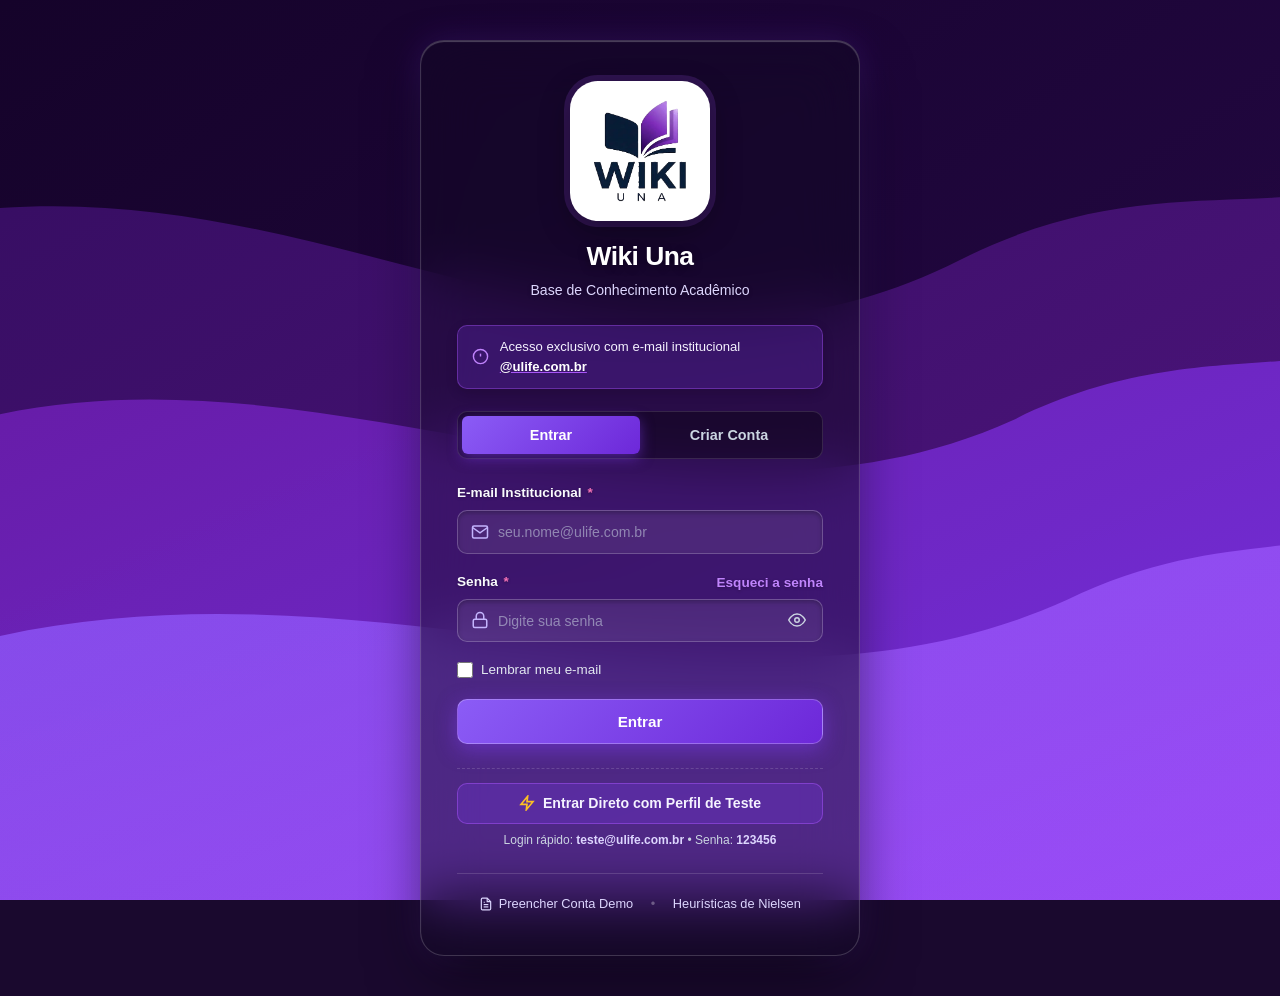
<file: index.html>
<!DOCTYPE html>
<html lang="pt-BR">
<head>
  <meta charset="UTF-8">
  <meta name="viewport" content="width=device-width, initial-scale=1.0">

  <title>Wiki Una - Login Acadêmico</title>
  <meta name="description" content="Acesse a Wiki Una com seu e-mail institucional @ulife.com.br. Plataforma acadêmica colaborativa.">
  
  <!-- Logo no Head / Favicon -->
  <link rel="icon" type="image/png" href="assets/favicon.png">
  <link rel="apple-touch-icon" href="assets/logo.png">
  
  <!-- Folha de Estilos -->
  <link rel="stylesheet" href="css/style.css">
</head>
<body>

  <!-- Background com Degradê de Roxo em Ondas Diagonais (3 a 4 tons) -->
  <div class="bg-waves" aria-hidden="true">
    <svg viewBox="0 0 1440 900" fill="none" preserveAspectRatio="none" class="waves-svg">
      <defs>
        <!-- 4 Tons de Roxo em Degradês Diagonais Extraídos da Logo -->
        <!-- Tom 1 (#1A092E): Roxo Profundo da Base -->
        <!-- Tom 2 (#3B1366 a #581C87): Roxo Ameixa Médio -->
        <!-- Tom 3 (#6B21A8 a #7C3AED): Roxo Vibrante da Logo -->
        <!-- Tom 4 (#8B5CF6 a #A855F7): Lavanda / Roxo Iluminado -->
        <linearGradient id="waveGradBase" x1="0%" y1="0%" x2="100%" y2="100%">
          <stop offset="0%" stop-color="#1A092E" />
          <stop offset="100%" stop-color="#2D0F4E" />
        </linearGradient>
        <linearGradient id="waveGrad1" x1="0%" y1="0%" x2="100%" y2="100%">
          <stop offset="0%" stop-color="#3B1366" />
          <stop offset="100%" stop-color="#581C87" />
        </linearGradient>
        <linearGradient id="waveGrad2" x1="0%" y1="0%" x2="100%" y2="100%">
          <stop offset="0%" stop-color="#6B21A8" />
          <stop offset="100%" stop-color="#7C3AED" />
        </linearGradient>
        <linearGradient id="waveGrad3" x1="0%" y1="0%" x2="100%" y2="100%">
          <stop offset="0%" stop-color="#8B5CF6" />
          <stop offset="100%" stop-color="#A855F7" />
        </linearGradient>
      </defs>

      <!-- Fundo Base Diagonal (Tom 1) -->
      <rect width="1440" height="900" fill="url(#waveGradBase)" />

      <!-- Onda Diagonal 1 (Tom 2) -->
      <path d="M-100 220 C 350 140, 680 440, 1080 260 C 1280 170, 1420 220, 1550 180 L 1550 1000 L -100 1000 Z" fill="url(#waveGrad1)" opacity="0.95" />

      <!-- Onda Diagonal 2 (Tom 3) -->
      <path d="M-100 440 C 320 300, 740 580, 1140 420 C 1320 340, 1460 380, 1550 340 L 1550 1000 L -100 1000 Z" fill="url(#waveGrad2)" opacity="0.9" />

      <!-- Onda Diagonal 3 (Tom 4) -->
      <path d="M-100 660 C 380 520, 800 760, 1200 600 C 1360 530, 1480 560, 1550 520 L 1550 1000 L -100 1000 Z" fill="url(#waveGrad3)" opacity="0.75" />
    </svg>
  </div>

  <!-- Container Principal Minimalista e Centralizado -->
  <main class="clean-container">
    <div class="auth-card">

      <!-- Logo e Identidade Visual Centralizada -->
      <header class="brand-header" id="authCardHeader">
        <div class="logo-wrapper">
          <img src="assets/logo.png" alt="Logo Wiki Una" class="brand-logo" id="mainLogoImg">
        </div>
        <h1 class="brand-title">Wiki Una</h1>
        <p class="brand-subtitle">Base de Conhecimento Acadêmico</p>
      </header>

      <!-- Alerta Discreto de E-mail Institucional (@ulife.com.br) -->
      <div class="domain-alert" id="domainAlertBox" role="note">
        <svg viewBox="0 0 24 24" fill="none" stroke="currentColor" stroke-width="2">
          <circle cx="12" cy="12" r="10"></circle>
          <line x1="12" y1="8" x2="12" y2="12"></line>
          <line x1="12" y1="16" x2="12.01" y2="16"></line>
        </svg>
        <span>Acesso exclusivo com e-mail institucional <strong>@ulife.com.br</strong></span>
      </div>

      <!-- Abas Limpas: Entrar x Criar Conta (Nielsen #3) -->
      <nav class="auth-tabs" id="authTabsNav" role="tablist" aria-label="Modo de autenticação">
        <button type="button" class="tab-btn active" role="tab" id="tabLogin" aria-controls="formLogin" aria-selected="true">
          Entrar
        </button>
        <button type="button" class="tab-btn" role="tab" id="tabRegister" aria-controls="formRegister" aria-selected="false">
          Criar Conta
        </button>
      </nav>

      <!-- ==========================================
           FORMULÁRIO 1: LOGIN (ENTRAR)
           ========================================== -->
      <form class="auth-form active" id="formLogin" novalidate>
        
        <!-- E-mail Institucional -->
        <div class="form-group" id="groupLoginEmail">
          <label for="loginEmail" class="form-label">
            <span>E-mail Institucional <span class="required-mark" aria-hidden="true">*</span></span>
          </label>
          <div class="input-container">
            <svg class="input-icon-left" viewBox="0 0 24 24" fill="none" stroke="currentColor" stroke-width="2">
              <path d="M4 4h16c1.1 0 2 .9 2 2v12c0 1.1-.9 2-2 2H4c-1.1 0-2-.9-2-2V6c0-1.1.9-2 2-2z"></path>
              <polyline points="22,6 12,13 2,6"></polyline>
            </svg>
            <input 
              type="email" 
              id="loginEmail" 
              class="form-input" 
              placeholder="seu.nome@ulife.com.br" 
              required 
              autocomplete="username"
              aria-describedby="loginEmailFeedback loginDomainSuggestion"
            >
          </div>
          <!-- Sugestão dinâmica rápida de auto-completar (Nielsen #7) -->
          <button type="button" class="domain-suggestion" id="loginDomainSuggestion" aria-label="Auto-completar e-mail institucional"></button>
          <div class="input-feedback" id="loginEmailFeedback" role="alert"></div>
        </div>

        <!-- Senha -->
        <div class="form-group" id="groupLoginPassword">
          <div class="form-label">
            <label for="loginPassword">
              Senha <span class="required-mark" aria-hidden="true">*</span>
            </label>
            <button type="button" class="text-link" id="btnForgotPass">
              Esqueci a senha
            </button>
          </div>
          <div class="input-container">
            <svg class="input-icon-left" viewBox="0 0 24 24" fill="none" stroke="currentColor" stroke-width="2">
              <rect x="3" y="11" width="18" height="11" rx="2" ry="2"></rect>
              <path d="M7 11V7a5 5 0 0 1 10 0v4"></path>
            </svg>
            <input 
              type="password" 
              id="loginPassword" 
              class="form-input" 
              placeholder="Digite sua senha" 
              required 
              autocomplete="current-password"
              aria-describedby="loginPasswordFeedback"
            >
            <button type="button" class="toggle-password-btn" data-target="loginPassword" aria-label="Ver senha" title="Ver senha">
              <svg viewBox="0 0 24 24" fill="none" stroke="currentColor" stroke-width="2"><path d="M1 12s4-8 11-8 11 8 11 8-4 8-11 8-11-8-11-8z"></path><circle cx="12" cy="12" r="3"></circle></svg>
            </button>
          </div>
          <div class="input-feedback" id="loginPasswordFeedback" role="alert"></div>
        </div>

        <!-- Opção Lembrar e-mail -->
        <div class="form-options">
          <label class="checkbox-container">
            <input type="checkbox" id="loginRemember">
            <span>Lembrar meu e-mail</span>
          </label>
        </div>

        <!-- Botão Entrar -->
        <button type="submit" class="btn-primary" id="btnLoginSubmit">
          <span class="btn-text">Entrar</span>
          <span class="btn-spinner" aria-hidden="true"></span>
        </button>

        <!-- Acesso Rápido com Perfil de Teste em 1 Clique -->
        <div class="quick-access-box">
          <button type="button" class="btn-quick-login" id="btnQuickLogin">
            <svg width="16" height="16" viewBox="0 0 24 24" fill="none" stroke="currentColor" stroke-width="2.5"><polygon points="13 2 3 14 12 14 11 22 21 10 12 10 13 2"></polygon></svg>
            Entrar Direto com Perfil de Teste
          </button>
          <span class="quick-access-cred">Login rápido: <strong>teste@ulife.com.br</strong> • Senha: <strong>123456</strong></span>
        </div>
      </form>

      <!-- ==========================================
           FORMULÁRIO 2: CADASTRO (CRIAR CONTA)
           ========================================== -->
      <form class="auth-form" id="formRegister" novalidate>
        
        <!-- Nome Completo -->
        <div class="form-group" id="groupRegName">
          <label for="regName" class="form-label">
            <span>Nome Completo <span class="required-mark" aria-hidden="true">*</span></span>
          </label>
          <div class="input-container">
            <svg class="input-icon-left" viewBox="0 0 24 24" fill="none" stroke="currentColor" stroke-width="2">
              <path d="M20 21v-2a4 4 0 0 0-4-4H8a4 4 0 0 0-4 4v2"></path>
              <circle cx="12" cy="7" r="4"></circle>
            </svg>
            <input 
              type="text" 
              id="regName" 
              class="form-input" 
              placeholder="Ex: João da Silva" 
              required 
              autocomplete="name"
            >
          </div>
        </div>

        <!-- E-mail Institucional -->
        <div class="form-group" id="groupRegEmail">
          <label for="regEmail" class="form-label">
            <span>E-mail Institucional <span class="required-mark" aria-hidden="true">*</span></span>
          </label>
          <div class="input-container">
            <svg class="input-icon-left" viewBox="0 0 24 24" fill="none" stroke="currentColor" stroke-width="2">
              <path d="M4 4h16c1.1 0 2 .9 2 2v12c0 1.1-.9 2-2 2H4c-1.1 0-2-.9-2-2V6c0-1.1.9-2 2-2z"></path>
              <polyline points="22,6 12,13 2,6"></polyline>
            </svg>
            <input 
              type="email" 
              id="regEmail" 
              class="form-input" 
              placeholder="seu.nome@ulife.com.br" 
              required 
              autocomplete="email"
              aria-describedby="regEmailFeedback regEmailSuggestion"
            >
          </div>
          <button type="button" class="domain-suggestion" id="regEmailSuggestion" aria-label="Auto-completar e-mail institucional"></button>
          <div class="input-feedback" id="regEmailFeedback" role="alert"></div>
        </div>

        <!-- Curso / Unidade -->
        <div class="form-group" id="groupRegCourse">
          <label for="regCourse" class="form-label">
            <span>Curso ou Unidade Una</span>
          </label>
          <div class="input-container">
            <svg class="input-icon-left" viewBox="0 0 24 24" fill="none" stroke="currentColor" stroke-width="2">
              <path d="M22 10v6M2 10l10-5 10 5-10 5z"></path>
              <path d="M6 12v5c3 3 9 3 12 0v-5"></path>
            </svg>
            <input 
              type="text" 
              id="regCourse" 
              class="form-input" 
              placeholder="Ex: Ciência da Computação" 
            >
          </div>
        </div>

        <!-- Senha com Medidor de Força (Nielsen #6) -->
        <div class="form-group" id="groupRegPassword">
          <label for="regPassword" class="form-label">
            <span>Criar Senha <span class="required-mark" aria-hidden="true">*</span></span>
          </label>
          <div class="input-container">
            <svg class="input-icon-left" viewBox="0 0 24 24" fill="none" stroke="currentColor" stroke-width="2">
              <rect x="3" y="11" width="18" height="11" rx="2" ry="2"></rect>
              <path d="M7 11V7a5 5 0 0 1 10 0v4"></path>
            </svg>
            <input 
              type="password" 
              id="regPassword" 
              class="form-input" 
              placeholder="Mínimo 8 caracteres" 
              required 
              autocomplete="new-password"
              aria-describedby="regPasswordFeedback"
            >
            <button type="button" class="toggle-password-btn" data-target="regPassword" aria-label="Ver senha" title="Ver senha">
              <svg viewBox="0 0 24 24" fill="none" stroke="currentColor" stroke-width="2"><path d="M1 12s4-8 11-8 11 8 11 8-4 8-11 8-11-8-11-8z"></path><circle cx="12" cy="12" r="3"></circle></svg>
            </button>
          </div>
          
          <!-- Requisitos da Senha -->
          <div class="password-requirements" aria-live="polite">
            <div class="strength-bar-container">
              <div class="strength-bars" aria-hidden="true">
                <div class="strength-segment"></div>
                <div class="strength-segment"></div>
                <div class="strength-segment"></div>
                <div class="strength-segment"></div>
              </div>
              <span class="strength-label" id="strengthLabel">Mínimo 8 caracteres</span>
            </div>
            
            <ul class="requirements-list">
              <li class="req-item" id="reqLength">
                <svg viewBox="0 0 24 24" fill="none" stroke="currentColor" stroke-width="2"><circle cx="12" cy="12" r="10"></circle></svg>
                8+ caracteres
              </li>
              <li class="req-item" id="reqNumber">
                <svg viewBox="0 0 24 24" fill="none" stroke="currentColor" stroke-width="2"><circle cx="12" cy="12" r="10"></circle></svg>
                1 número
              </li>
              <li class="req-item" id="reqUpper">
                <svg viewBox="0 0 24 24" fill="none" stroke="currentColor" stroke-width="2"><circle cx="12" cy="12" r="10"></circle></svg>
                Maiúscula
              </li>
              <li class="req-item" id="reqSpecial">
                <svg viewBox="0 0 24 24" fill="none" stroke="currentColor" stroke-width="2"><circle cx="12" cy="12" r="10"></circle></svg>
                Especial
              </li>
            </ul>
          </div>
          <div class="input-feedback" id="regPasswordFeedback" role="alert"></div>
        </div>

        <!-- Confirmar Senha -->
        <div class="form-group" id="groupRegConfirmPassword">
          <label for="regConfirmPassword" class="form-label">
            <span>Confirmar Senha <span class="required-mark" aria-hidden="true">*</span></span>
          </label>
          <div class="input-container">
            <svg class="input-icon-left" viewBox="0 0 24 24" fill="none" stroke="currentColor" stroke-width="2">
              <path d="M12 22s8-4 8-10V5l-8-3-8 3v7c0 6 8 10 8 10z"></path>
            </svg>
            <input 
              type="password" 
              id="regConfirmPassword" 
              class="form-input" 
              placeholder="Repita sua senha" 
              required 
              autocomplete="new-password"
              aria-describedby="regConfirmFeedback"
            >
            <button type="button" class="toggle-password-btn" data-target="regConfirmPassword" aria-label="Ver confirmação de senha" title="Ver senha">
              <svg viewBox="0 0 24 24" fill="none" stroke="currentColor" stroke-width="2"><path d="M1 12s4-8 11-8 11 8 11 8-4 8-11 8-11-8-11-8z"></path><circle cx="12" cy="12" r="3"></circle></svg>
            </button>
          </div>
          <div class="input-feedback" id="regConfirmFeedback" role="alert"></div>
        </div>

        <!-- Termos de Uso -->
        <div class="form-options" style="justify-content:flex-start;gap:0.3rem;">
          <label class="checkbox-container">
            <input type="checkbox" id="regTerms" required>
            <span>Concordo com os</span>
          </label>
          <button type="button" class="text-link" id="btnOpenTerms">Termos Acadêmicos</button>
        </div>

        <!-- Botão Criar Conta -->
        <button type="submit" class="btn-primary" id="btnRegisterSubmit">
          <span class="btn-text">Criar Conta</span>
          <span class="btn-spinner" aria-hidden="true"></span>
        </button>
      </form>

      <!-- Barra de Ações Rápidas Minimalista no Rodapé do Card -->
      <footer class="card-footer-actions">
        <button type="button" class="btn-subtle" id="btnFillDemo" title="Preencher com e-mail e senha de demonstração">
          <svg width="14" height="14" viewBox="0 0 24 24" fill="none" stroke="currentColor" stroke-width="2"><path d="M14 2H6a2 2 0 0 0-2 2v16a2 2 0 0 0 2 2h12a2 2 0 0 0 2-2V8z"></path><polyline points="14 2 14 8 20 8"></polyline><line x1="16" y1="13" x2="8" y2="13"></line><line x1="16" y1="17" x2="8" y2="17"></line><polyline points="10 9 9 9 8 9"></polyline></svg>
          Preencher Conta Demo
        </button>
        <span class="footer-separator">•</span>
        <button type="button" class="btn-subtle" id="btnOpenHeuristics">
          Heurísticas de Nielsen
        </button>
      </footer>

    </div>
  </main>

  <!-- Container de Toasts de Notificação (Nielsen #1) -->
  <div class="toast-container" id="toastContainer" aria-live="assertive"></div>

  <!-- Modal Centralizado Acessível -->
  <div class="modal-overlay" id="modalOverlay" role="dialog" aria-modal="true" aria-labelledby="modalTitle">
    <div class="modal-card">
      <div class="modal-header">
        <h3 class="modal-title" id="modalTitle">Título</h3>
        <button type="button" class="modal-close-btn" id="modalCloseBtn" aria-label="Fechar janela">
          <svg width="20" height="20" viewBox="0 0 24 24" fill="none" stroke="currentColor" stroke-width="2"><line x1="18" y1="6" x2="6" y2="18"></line><line x1="6" y1="6" x2="18" y2="18"></line></svg>
        </button>
      </div>
      <div class="modal-body" id="modalBody">
        Conteúdo...
      </div>
      <div class="modal-footer">
        <button type="button" class="btn-secondary" id="modalActionBtn">Fechar</button>
      </div>
    </div>
  </div>

  <!-- Script da Aplicação -->
  <script src="js/app.js"></script>
</body>
</html>
</file>
<file: css/style.css>
/* ==========================================================================
   WikiUna - Sistema de Autenticação Minimalista e Clean
   Cores e identidade visual extraídas diretamente da logo oficial
   ========================================================================== */

:root {
  /* Paleta Oficial da Logo WikiUna */
  --primary: #7C3AED;                  /* Roxo vibrante da capa do livro */
  --primary-hover: #6D28D9;            /* Roxo escuro para hover */
  --primary-dark: #5B21B6;             /* Roxo profundo */
  --primary-gradient: linear-gradient(135deg, #8B5CF6 0%, #6D28D9 100%);
  --primary-light: #EDE9FE;            /* Lilás suave de fundo */
  --primary-subtle: #F5F3FF;           /* Tint ultra-suave */

  /* Azul Marinho Profundo (Left page & Typography WIKI UNA) */
  --navy-dark: #0B132B;
  --navy-medium: #1C2541;
  --navy-muted: #475569;

  /* Superfícies e Tons Clean */
  --bg-app: #F8FAFC;
  --surface: #FFFFFF;
  --surface-alt: #F8F9FD;
  --border: #E2E8F0;
  --border-focus: #7C3AED;

  /* Tipografia */
  --text-main: #0B132B;
  --text-muted: #64748B;
  --text-dim: #94A3B8;

  /* Estados de Feedback (Nielsen #1, #5, #9) */
  --success: #10B981;
  --success-bg: #ECFDF5;
  --success-border: #A7F3D0;
  --error: #EF4444;
  --error-bg: #FEF2F2;
  --error-border: #FECACA;
  --warning: #F59E0B;
  --warning-bg: #FFFBEB;

  /* Efeitos e Bordas */
  --shadow-sm: 0 1px 2px 0 rgba(11, 19, 43, 0.04);
  --shadow-card: 0 10px 30px -5px rgba(11, 19, 43, 0.08), 0 4px 10px -2px rgba(124, 58, 237, 0.04);
  --shadow-button: 0 4px 14px rgba(124, 58, 237, 0.3);

  --radius-sm: 6px;
  --radius-md: 10px;
  --radius-lg: 18px;
  --radius-full: 9999px;

  --transition-fast: 150ms ease;
  --transition-normal: 250ms ease;
}

/* Reset Global */
*, *::before, *::after {
  box-sizing: border-box;
  margin: 0;
  padding: 0;
}

body {
  font-family: -apple-system, BlinkMacSystemFont, "Segoe UI", Roboto, "Helvetica Neue", Arial, sans-serif;
  background-color: #1A092E;
  color: var(--text-main);
  line-height: 1.5;
  min-height: 100vh;
  display: flex;
  flex-direction: column;
  position: relative;
  overflow-x: hidden;
  -webkit-font-smoothing: antialiased;
}

/* Background com Ondas Diagonais em Tons de Roxo */
.bg-waves {
  position: fixed;
  inset: 0;
  width: 100vw;
  height: 100vh;
  z-index: 0;
  overflow: hidden;
  pointer-events: none;
}

.waves-svg {
  width: 100%;
  height: 100%;
  display: block;
  object-fit: cover;
  filter: contrast(1.05);
  animation: waveFloat 14s ease-in-out infinite alternate;
  transform-origin: center;
}

@keyframes waveFloat {
  0% {
    transform: scale(1) translateY(0);
  }
  50% {
    transform: scale(1.02) translateY(-8px);
  }
  100% {
    transform: scale(1) translateY(0);
  }
}

/* Container Centralizado e Minimalista (Clean) */
.clean-container {
  flex: 1;
  display: flex;
  align-items: center;
  justify-content: center;
  padding: 2.5rem 1.25rem;
  position: relative;
  z-index: 1;
}

/* Card de Autenticação Transparente (Glassmorphism de Alto Contraste) */
.auth-card {
  width: 100%;
  max-width: 440px;
  background: rgba(18, 9, 36, 0.52);
  backdrop-filter: blur(28px);
  -webkit-backdrop-filter: blur(28px);
  border: 1px solid rgba(255, 255, 255, 0.18);
  border-radius: 24px;
  box-shadow: 
    0 25px 60px -10px rgba(0, 0, 0, 0.6), 
    0 0 35px rgba(124, 58, 237, 0.2),
    inset 0 1px 1px rgba(255, 255, 255, 0.25);
  padding: 2.5rem 2.25rem;
  animation: cardFadeUp 400ms cubic-bezier(0.16, 1, 0.3, 1);
}

@keyframes cardFadeUp {
  from {
    opacity: 0;
    transform: translateY(12px) scale(0.99);
  }
  to {
    opacity: 1;
    transform: translateY(0) scale(1);
  }
}

/* Cabeçalho da Marca & Logo Centralizada */
.brand-header {
  display: flex;
  flex-direction: column;
  align-items: center;
  text-align: center;
  margin-bottom: 1.5rem;
}

.logo-wrapper {
  width: 140px;
  height: 140px;
  display: flex;
  align-items: center;
  justify-content: center;
  margin-bottom: 1rem;
  padding: 14px;
  /* Fundo claro: o azul-marinho da logo some sobre o roxo escuro do login */
  background: #FFFFFF;
  border: 1px solid rgba(255, 255, 255, 0.6);
  border-radius: 28px;
  box-shadow: 0 10px 30px rgba(0, 0, 0, 0.35), 0 0 0 6px rgba(168, 85, 247, 0.18);
  transition: transform var(--transition-normal), box-shadow var(--transition-normal);
}

.logo-wrapper:hover {
  transform: translateY(-3px) scale(1.03);
  box-shadow: 0 14px 36px rgba(0, 0, 0, 0.45), 0 0 0 8px rgba(168, 85, 247, 0.28);
}

.brand-logo {
  width: 100%;
  height: 100%;
  object-fit: contain;
  image-rendering: -webkit-optimize-contrast;
}

.brand-title {
  font-size: 1.65rem;
  font-weight: 800;
  color: #FFFFFF;
  letter-spacing: -0.02em;
  text-shadow: 0 2px 10px rgba(0, 0, 0, 0.4);
}

.brand-subtitle {
  font-size: 0.88rem;
  color: #DDD6FE;
  margin-top: 0.2rem;
  font-weight: 500;
  text-shadow: 0 1px 4px rgba(0, 0, 0, 0.3);
}

/* Alerta Institucional Minimalista Translúcido */
.domain-alert {
  display: flex;
  align-items: center;
  gap: 0.65rem;
  background-color: rgba(124, 58, 237, 0.22);
  border: 1px solid rgba(168, 85, 247, 0.4);
  border-radius: var(--radius-md);
  padding: 0.7rem 0.9rem;
  margin-bottom: 1.4rem;
  font-size: 0.82rem;
  color: #F5F3FF;
  font-weight: 500;
  box-shadow: 0 4px 12px rgba(0, 0, 0, 0.15);
}

.domain-alert strong {
  color: #FFFFFF;
  font-weight: 700;
  text-decoration: underline;
  text-decoration-color: #A855F7;
}

.domain-alert svg {
  width: 17px;
  height: 17px;
  color: #C084FC;
  flex-shrink: 0;
}

/* Abas (Entrar x Criar Conta) - Nielsen #3 */
.auth-tabs {
  display: grid;
  grid-template-columns: 1fr 1fr;
  background-color: rgba(0, 0, 0, 0.35);
  padding: 4px;
  border-radius: var(--radius-md);
  margin-bottom: 1.5rem;
  border: 1px solid rgba(255, 255, 255, 0.12);
}

.tab-btn {
  background: transparent;
  border: none;
  padding: 0.7rem 1rem;
  font-size: 0.9rem;
  font-weight: 600;
  color: #CBD5E1;
  cursor: pointer;
  border-radius: var(--radius-sm);
  transition: all var(--transition-fast);
  text-align: center;
}

.tab-btn:hover {
  color: #FFFFFF;
}

.tab-btn.active {
  background: var(--primary-gradient);
  color: #FFFFFF;
  font-weight: 700;
  box-shadow: 0 4px 14px rgba(124, 58, 237, 0.5);
}

.tab-btn:focus-visible {
  outline: 2px solid #C084FC;
  outline-offset: 1px;
}

/* Formulários */
.auth-form {
  display: none;
  flex-direction: column;
  gap: 1.15rem;
}

.auth-form.active {
  display: flex;
  animation: tabSwitch 200ms ease;
}

@keyframes tabSwitch {
  from { opacity: 0; transform: translateY(4px); }
  to { opacity: 1; transform: translateY(0); }
}

/* Grupos de Inputs */
.form-group {
  display: flex;
  flex-direction: column;
  gap: 0.4rem;
}

.form-label {
  display: flex;
  justify-content: space-between;
  align-items: center;
  font-size: 0.85rem;
  font-weight: 600;
  color: #F8FAFC;
  text-shadow: 0 1px 3px rgba(0, 0, 0, 0.3);
}

.form-label .required-mark {
  color: #F472B6;
  margin-left: 2px;
}

.input-container {
  position: relative;
  display: flex;
  align-items: center;
}

.input-icon-left {
  position: absolute;
  left: 0.85rem;
  width: 18px;
  height: 18px;
  color: #C4B5FD;
  pointer-events: none;
  transition: color var(--transition-fast);
}

.form-input {
  width: 100%;
  padding: 0.76rem 0.85rem 0.76rem 2.5rem;
  font-size: 0.94rem;
  border: 1.5px solid rgba(255, 255, 255, 0.2);
  border-radius: var(--radius-md);
  background-color: rgba(255, 255, 255, 0.08);
  color: #FFFFFF;
  font-weight: 500;
  box-shadow: inset 0 2px 4px rgba(0, 0, 0, 0.25);
  transition: all var(--transition-fast);
}

.form-input::placeholder {
  color: rgba(203, 213, 225, 0.55);
  font-size: 0.88rem;
}

.form-input:hover {
  border-color: rgba(255, 255, 255, 0.4);
  background-color: rgba(255, 255, 255, 0.12);
}

.form-input:focus {
  outline: none;
  border-color: #C084FC;
  background-color: rgba(255, 255, 255, 0.14);
  box-shadow: 0 0 0 3px rgba(192, 132, 252, 0.35), inset 0 2px 4px rgba(0, 0, 0, 0.2);
}

.form-input:focus + .input-icon-left,
.input-container:focus-within .input-icon-left {
  color: #FFFFFF;
}

/* Validações de Campo */
.form-group.has-error .form-input {
  border-color: #F87171;
  background-color: rgba(239, 68, 68, 0.15);
}

.form-group.has-error .form-input:focus {
  box-shadow: 0 0 0 3px rgba(248, 113, 113, 0.35);
}

.form-group.has-success .form-input {
  border-color: #34D399;
}

/* Botão Mostrar / Ocultar Senha (Nielsen #3) */
.toggle-password-btn {
  position: absolute;
  right: 0.7rem;
  background: none;
  border: none;
  padding: 0.35rem;
  color: #CBD5E1;
  cursor: pointer;
  border-radius: var(--radius-sm);
  display: flex;
  align-items: center;
  justify-content: center;
  transition: color var(--transition-fast);
}

.toggle-password-btn:hover {
  color: #FFFFFF;
}

.toggle-password-btn:focus-visible {
  outline: 2px solid #C084FC;
}

.toggle-password-btn svg {
  width: 18px;
  height: 18px;
}

/* Sugestão Dinâmica de Domínio: "@ulife.com.br" */
.domain-suggestion {
  display: none;
  align-items: center;
  gap: 0.35rem;
  font-size: 0.78rem;
  background-color: rgba(124, 58, 237, 0.35);
  border: 1px dashed #C084FC;
  padding: 0.35rem 0.65rem;
  border-radius: var(--radius-sm);
  cursor: pointer;
  color: #F5F3FF;
  font-weight: 600;
  width: fit-content;
  margin-top: 0.25rem;
  transition: all var(--transition-fast);
}

.domain-suggestion:hover {
  background-color: rgba(124, 58, 237, 0.6);
  border-color: #FFFFFF;
  color: #FFFFFF;
}

.domain-suggestion.visible {
  display: inline-flex;
}

/* Feedback de Erro e Sucesso (Nielsen #9) */
.input-feedback {
  font-size: 0.8rem;
  display: none;
  align-items: center;
  gap: 0.4rem;
  margin-top: 0.25rem;
}

.input-feedback.error {
  display: flex;
  color: #FCA5A5;
  font-weight: 500;
  text-shadow: 0 1px 3px rgba(0, 0, 0, 0.4);
}

.input-feedback.success {
  display: flex;
  color: #6EE7B7;
  font-weight: 500;
}

.input-feedback svg {
  width: 14px;
  height: 14px;
  flex-shrink: 0;
}

/* Checklist de Força da Senha (Nielsen #6) */
.password-requirements {
  background-color: rgba(0, 0, 0, 0.3);
  padding: 0.75rem 0.85rem;
  border-radius: var(--radius-md);
  border: 1px solid rgba(255, 255, 255, 0.12);
  display: flex;
  flex-direction: column;
  gap: 0.5rem;
}

.strength-bar-container {
  display: flex;
  align-items: center;
  gap: 0.5rem;
}

.strength-bars {
  flex: 1;
  display: flex;
  gap: 4px;
  height: 4px;
}

.strength-segment {
  flex: 1;
  height: 100%;
  background-color: rgba(255, 255, 255, 0.18);
  border-radius: 2px;
  transition: background-color var(--transition-fast);
}

.strength-label {
  font-size: 0.75rem;
  font-weight: 600;
  color: #DDD6FE;
}

.requirements-list {
  list-style: none;
  display: grid;
  grid-template-columns: 1fr 1fr;
  gap: 0.3rem 0.6rem;
  font-size: 0.76rem;
  color: #CBD5E1;
}

.req-item {
  display: flex;
  align-items: center;
  gap: 0.35rem;
}

.req-item svg {
  width: 13px;
  height: 13px;
  color: rgba(203, 213, 225, 0.5);
}

.req-item.met {
  color: #34D399;
  font-weight: 600;
}

.req-item.met svg {
  color: #34D399;
}

/* Opções (Lembrar-me + Esqueci Senha) */
.form-options {
  display: flex;
  align-items: center;
  justify-content: space-between;
  font-size: 0.84rem;
}

.checkbox-container {
  display: flex;
  align-items: center;
  gap: 0.5rem;
  cursor: pointer;
  color: #E2E8F0;
  font-weight: 500;
  user-select: none;
}

.checkbox-container input[type="checkbox"] {
  width: 16px;
  height: 16px;
  accent-color: #8B5CF6;
  border-radius: 4px;
  cursor: pointer;
}

.text-link {
  color: #C084FC;
  text-decoration: none;
  font-weight: 600;
  background: none;
  border: none;
  padding: 0;
  cursor: pointer;
  font-size: inherit;
  transition: color var(--transition-fast);
  text-shadow: 0 1px 3px rgba(0, 0, 0, 0.3);
}

.text-link:hover {
  color: #FFFFFF;
  text-decoration: underline;
}

.text-link:focus-visible {
  outline: 2px solid #C084FC;
  outline-offset: 2px;
}

/* Botão Primário (Roxo Oficial da Logo) */
.btn-primary {
  width: 100%;
  padding: 0.82rem 1.25rem;
  font-size: 0.95rem;
  font-weight: 700;
  color: #FFFFFF;
  background: linear-gradient(135deg, #8B5CF6 0%, #6D28D9 100%);
  border: 1px solid rgba(255, 255, 255, 0.25);
  border-radius: var(--radius-md);
  cursor: pointer;
  display: flex;
  align-items: center;
  justify-content: center;
  gap: 0.5rem;
  box-shadow: 0 6px 20px rgba(124, 58, 237, 0.5);
  transition: all var(--transition-fast);
}

.btn-primary:hover {
  filter: brightness(1.12);
  transform: translateY(-1px);
  box-shadow: 0 8px 25px rgba(139, 92, 246, 0.65);
}

.btn-primary:active {
  transform: translateY(0);
}

.btn-primary:focus-visible {
  outline: 2px solid #C084FC;
  outline-offset: 2px;
}

.btn-primary:disabled {
  opacity: 0.65;
  cursor: not-allowed;
  transform: none;
  box-shadow: none;
}

.btn-spinner {
  display: none;
  width: 18px;
  height: 18px;
  border: 2px solid rgba(255, 255, 255, 0.35);
  border-top-color: #FFFFFF;
  border-radius: 50%;
  animation: spin 0.7s linear infinite;
}

@keyframes spin {
  to { transform: rotate(360deg); }
}

.btn-primary.loading .btn-text {
  display: none;
}

.btn-primary.loading .btn-spinner {
  display: block;
}

/* Caixa de Acesso Rápido (Perfil de Teste) */
.quick-access-box {
  display: flex;
  flex-direction: column;
  align-items: center;
  gap: 0.45rem;
  margin-top: 0.35rem;
  padding-top: 0.85rem;
  border-top: 1px dashed rgba(255, 255, 255, 0.15);
}

.btn-quick-login {
  width: 100%;
  padding: 0.72rem 1rem;
  font-size: 0.88rem;
  font-weight: 700;
  color: #F5F3FF;
  background: rgba(124, 58, 237, 0.25);
  border: 1.5px solid rgba(168, 85, 247, 0.5);
  border-radius: var(--radius-md);
  cursor: pointer;
  display: flex;
  align-items: center;
  justify-content: center;
  gap: 0.5rem;
  transition: all var(--transition-fast);
}

.btn-quick-login svg {
  color: #FBBF24;
}

.btn-quick-login:hover {
  background: rgba(124, 58, 237, 0.45);
  border-color: #C084FC;
  color: #FFFFFF;
  box-shadow: 0 4px 16px rgba(124, 58, 237, 0.4);
  transform: translateY(-1px);
}

.btn-quick-login:active {
  transform: translateY(0);
}

.quick-access-cred {
  font-size: 0.75rem;
  color: #CBD5E1;
  text-align: center;
}

.quick-access-cred strong {
  color: #DDD6FE;
}

/* Área de Boas-Vindas Pós-Login */
.user-welcome-screen {
  display: none;
  flex-direction: column;
  align-items: center;
  text-align: center;
  padding: 1rem 0;
  animation: tabSwitch 300ms ease;
}

.welcome-avatar {
  width: 76px;
  height: 76px;
  border-radius: 50%;
  background: var(--primary-gradient);
  color: #FFFFFF;
  display: flex;
  align-items: center;
  justify-content: center;
  font-size: 1.85rem;
  font-weight: 800;
  margin-bottom: 1rem;
  box-shadow: 0 8px 24px rgba(124, 58, 237, 0.45);
  border: 2px solid rgba(255, 255, 255, 0.3);
}

.welcome-title {
  font-size: 1.4rem;
  font-weight: 800;
  color: #FFFFFF;
  margin-bottom: 0.25rem;
  text-shadow: 0 2px 8px rgba(0, 0, 0, 0.4);
}

.welcome-email {
  font-size: 0.88rem;
  color: #DDD6FE;
  background-color: rgba(255, 255, 255, 0.1);
  padding: 0.35rem 0.85rem;
  border-radius: var(--radius-full);
  margin-bottom: 1rem;
  border: 1px solid rgba(255, 255, 255, 0.18);
}

.welcome-badge {
  display: inline-flex;
  align-items: center;
  gap: 0.4rem;
  background-color: rgba(16, 185, 129, 0.2);
  border: 1px solid rgba(52, 211, 153, 0.4);
  color: #34D399;
  padding: 0.35rem 0.85rem;
  border-radius: var(--radius-full);
  font-size: 0.82rem;
  font-weight: 600;
  margin-bottom: 1.5rem;
}

.btn-secondary {
  background-color: rgba(255, 255, 255, 0.12);
  border: 1px solid rgba(255, 255, 255, 0.25);
  color: #FFFFFF;
  padding: 0.7rem 1.25rem;
  font-size: 0.88rem;
  font-weight: 600;
  border-radius: var(--radius-md);
  cursor: pointer;
  transition: all var(--transition-fast);
}

.btn-secondary:hover {
  background-color: rgba(255, 255, 255, 0.22);
}

/* Rodapé Discreto e Minimalista do Card */
.card-footer-actions {
  margin-top: 1.5rem;
  padding-top: 1.15rem;
  border-top: 1px solid rgba(255, 255, 255, 0.14);
  display: flex;
  align-items: center;
  justify-content: center;
  gap: 0.65rem;
  font-size: 0.8rem;
}

.footer-separator {
  color: rgba(255, 255, 255, 0.3);
}

.btn-subtle {
  background: none;
  border: none;
  color: #DDD6FE;
  cursor: pointer;
  display: inline-flex;
  align-items: center;
  gap: 0.35rem;
  font-size: inherit;
  font-weight: 500;
  transition: color var(--transition-fast);
  padding: 0.25rem 0.45rem;
  border-radius: var(--radius-sm);
}

.btn-subtle:hover {
  color: #FFFFFF;
  text-shadow: 0 1px 3px rgba(0, 0, 0, 0.4);
}

.btn-subtle:focus-visible {
  outline: 2px solid #C084FC;
}

/* Toasts de Notificação (Nielsen #1) */
.toast-container {
  position: fixed;
  top: 1.25rem;
  right: 1.25rem;
  z-index: 1000;
  display: flex;
  flex-direction: column;
  gap: 0.65rem;
  pointer-events: none;
}

.toast {
  pointer-events: auto;
  display: flex;
  align-items: flex-start;
  gap: 0.65rem;
  min-width: 290px;
  max-width: 380px;
  padding: 0.85rem 1rem;
  background-color: var(--surface);
  border-radius: var(--radius-md);
  box-shadow: 0 10px 25px -5px rgba(0, 0, 0, 0.12), 0 8px 10px -6px rgba(0, 0, 0, 0.04);
  border-left: 4px solid var(--primary);
  animation: toastSlide 200ms ease-out;
}

@keyframes toastSlide {
  from { opacity: 0; transform: translateX(16px); }
  to { opacity: 1; transform: translateX(0); }
}

.toast.toast-success { border-left-color: var(--success); }
.toast.toast-error { border-left-color: var(--error); }
.toast.toast-info { border-left-color: var(--primary); }

.toast-icon {
  width: 18px;
  height: 18px;
  flex-shrink: 0;
  margin-top: 1px;
}

.toast-success .toast-icon { color: var(--success); }
.toast-error .toast-icon { color: var(--error); }
.toast-info .toast-icon { color: var(--primary); }

.toast-body { flex: 1; }
.toast-title { font-size: 0.84rem; font-weight: 700; color: var(--navy-dark); margin-bottom: 0.15rem; }
.toast-message { font-size: 0.78rem; color: var(--text-muted); line-height: 1.35; }
.toast-close { background: none; border: none; color: var(--text-dim); cursor: pointer; padding: 0.2rem; font-size: 1rem; }
.toast-close:hover { color: var(--navy-dark); }

/* Modais Acessíveis */
.modal-overlay {
  position: fixed;
  inset: 0;
  background-color: rgba(11, 19, 43, 0.5);
  backdrop-filter: blur(4px);
  z-index: 900;
  display: flex;
  align-items: center;
  justify-content: center;
  padding: 1.25rem;
  opacity: 0;
  pointer-events: none;
  transition: opacity var(--transition-normal);
}

.modal-overlay.active {
  opacity: 1;
  pointer-events: auto;
}

.modal-card {
  background-color: #190B2F;
  border-radius: var(--radius-lg);
  max-width: 540px;
  width: 100%;
  max-height: 85vh;
  display: flex;
  flex-direction: column;
  box-shadow: 0 25px 60px rgba(0, 0, 0, 0.7);
  border: 1px solid rgba(255, 255, 255, 0.18);
  transform: scale(0.96);
  transition: transform var(--transition-normal);
  overflow: hidden;
}

.modal-overlay.active .modal-card {
  transform: scale(1);
}

.modal-header {
  padding: 1.15rem 1.4rem;
  border-bottom: 1px solid rgba(255, 255, 255, 0.12);
  display: flex;
  align-items: center;
  justify-content: space-between;
}

.modal-title {
  font-size: 1.15rem;
  font-weight: 700;
  color: #FFFFFF;
}

.modal-close-btn {
  background: none;
  border: none;
  color: #CBD5E1;
  cursor: pointer;
  padding: 0.35rem;
  border-radius: var(--radius-sm);
  display: flex;
}

.modal-close-btn:hover {
  background-color: rgba(255, 255, 255, 0.1);
  color: #FFFFFF;
}

.modal-body {
  padding: 1.4rem;
  overflow-y: auto;
  font-size: 0.88rem;
  color: #E2E8F0;
  line-height: 1.55;
}

.modal-footer {
  padding: 0.85rem 1.4rem;
  border-top: 1px solid rgba(255, 255, 255, 0.12);
  display: flex;
  justify-content: flex-end;
}

/* Grid de Heurísticas dentro do Modal */
.heuristics-grid {
  display: flex;
  flex-direction: column;
  gap: 0.75rem;
}

.heuristic-card {
  background-color: rgba(255, 255, 255, 0.06);
  border-radius: var(--radius-md);
  padding: 0.75rem 0.9rem;
  border-left: 3px solid #A855F7;
}

.heuristic-card h4 {
  font-size: 0.84rem;
  font-weight: 700;
  color: #FFFFFF;
  margin-bottom: 0.2rem;
}

.heuristic-card p {
  font-size: 0.78rem;
  color: #CBD5E1;
}

/* Responsividade Mobile */
@media (max-width: 480px) {
  .clean-container {
    padding: 1rem 0.75rem;
  }

  .auth-card {
    padding: 1.75rem 1.25rem;
    border-radius: 20px;
    background: rgba(18, 9, 36, 0.65);
    backdrop-filter: blur(24px);
    -webkit-backdrop-filter: blur(24px);
    box-shadow: 0 15px 35px -5px rgba(0, 0, 0, 0.6);
    border: 1px solid rgba(255, 255, 255, 0.18);
  }

  .logo-wrapper {
    width: 120px;
    height: 120px;
  }

  .toast-container {
    left: 1rem;
    right: 1rem;
    top: 1rem;
  }

  .toast {
    min-width: auto;
    width: 100%;
  }
}
</file>
<file: css/dashboard.css>
/* ==========================================================================
   Wiki Una - Dashboard Acadêmico (Inspirado no uLife Una)
   Mantém a identidade visual roxa da Wiki Una e a usabilidade do portal
   ========================================================================== */

:root {
  --primary-purple: #7C3AED;
  --primary-purple-hover: #6D28D9;
  --primary-purple-dark: #5B21B6;
  --primary-purple-light: #F5F3FF;
  --primary-purple-subtle: #EDE9FE;
  
  --una-dark: #0B132B;
  --una-navy: #1E293B;
  --una-gray-bg: #F1F4F9;
  --una-border: #E2E8F0;
  --una-text: #1E293B;
  --una-text-muted: #64748B;
  --una-text-dim: #94A3B8;
  
  --card-bg: #FFFFFF;
  --shadow-sm: 0 1px 3px rgba(11, 19, 43, 0.05);
  --shadow-card: 0 4px 12px rgba(15, 23, 42, 0.06);
  --shadow-hover: 0 8px 24px rgba(124, 58, 237, 0.12);
  
  --radius-sm: 8px;
  --radius-md: 12px;
  --radius-lg: 18px;
  --radius-full: 9999px;
  
  --transition: all 200ms ease;
}

*, *::before, *::after {
  box-sizing: border-box;
  margin: 0;
  padding: 0;
}

body {
  font-family: -apple-system, BlinkMacSystemFont, "Segoe UI", Roboto, "Helvetica Neue", Arial, sans-serif;
  background-color: var(--una-gray-bg);
  color: var(--una-text);
  min-height: 100vh;
  display: flex;
  flex-direction: column;
  overflow-x: hidden;
}

/* ==========================================================================
   TOPO / TOPBAR ESTILO ULIFE UNA
   ========================================================================== */
.topbar {
  background-color: #FFFFFF;
  border-bottom: 1px solid var(--una-border);
  position: sticky;
  top: 0;
  z-index: 100;
  box-shadow: 0 1px 4px rgba(0, 0, 0, 0.03);
}

/* Faixa decorativa com degradê em ondas no topo */
.topbar-waves-accent {
  height: 5px;
  width: 100%;
  background: linear-gradient(90deg, #15213D 0%, #15213D 30%, #6B21A8 55%, #8B5CF6 80%, #C4B5FD 100%);
}

.topbar-content {
  display: flex;
  align-items: center;
  justify-content: space-between;
  padding: 0.65rem 1.5rem;
  max-width: 1600px;
  margin: 0 auto;
  gap: 1rem;
}

/* Lado Esquerdo: Logo da Una */
.topbar-left {
  display: flex;
  align-items: center;
  gap: 0.85rem;
}

.brand-anchor {
  display: flex;
  align-items: center;
  gap: 0.6rem;
  text-decoration: none;
  color: var(--una-dark);
}

.brand-icon-img {
  width: 44px;
  height: 34px;
  object-fit: contain;
}

/* Wordmark no mesmo desenho da logo: "WIKI" pesado + "U N A" espaçado */
.brand-wordmark {
  display: flex;
  flex-direction: column;
  align-items: center;
  line-height: 1;
}

.brand-wordmark-wiki {
  font-size: 1.45rem;
  font-weight: 900;
  letter-spacing: 0.02em;
  color: #15213D;
}

.brand-wordmark-una {
  margin-top: 3px;
  font-size: 0.62rem;
  font-weight: 600;
  letter-spacing: 0.62em;
  margin-right: -0.62em; /* compensa o espaçamento da última letra para centralizar */
  color: var(--primary-purple);
}

.brand-anchor:hover .brand-wordmark-wiki { color: var(--primary-purple-dark); }
.brand-anchor:focus-visible { outline: 2px solid var(--primary-purple); outline-offset: 4px; border-radius: 8px; }

/* Lado Direito: Campus e Perfil */
.topbar-right {
  display: flex;
  align-items: center;
  gap: 0.75rem;
}

/* Chip Campus Centerminas */
.campus-selector-chip {
  display: flex;
  align-items: center;
  gap: 0.45rem;
  background-color: #FFFFFF;
  border: 1px solid var(--una-border);
  padding: 0.35rem 0.75rem;
  border-radius: var(--radius-full);
  font: inherit;
  font-size: 0.82rem;
  font-weight: 600;
  color: #334155;
  cursor: pointer;
  transition: var(--transition);
}

.campus-selector-chip:hover {
  border-color: var(--primary-purple);
  background-color: var(--primary-purple-light);
}

.campus-pin-icon {
  width: 16px;
  height: 16px;
  color: var(--primary-purple);
  flex-shrink: 0;
}

/* Perfil e Logout */
.user-menu-trigger {
  display: flex;
  align-items: center;
  gap: 0.65rem;
  background-color: #FFFFFF;
  border: 1.5px solid var(--una-border);
  cursor: pointer;
  padding: 0.25rem 0.65rem 0.25rem 0.35rem;
  border-radius: var(--radius-full);
  position: relative;
  transition: var(--transition);
}

.user-menu-trigger:hover {
  border-color: var(--primary-purple);
  background-color: var(--primary-purple-light);
  transform: translateY(-1px);
  box-shadow: 0 4px 12px rgba(124, 58, 237, 0.15);
}

.user-avatar-circle {
  width: 36px;
  height: 36px;
  background: linear-gradient(135deg, #15213D, #7C3AED);
  color: #FFFFFF;
  font-weight: 700;
  font-size: 0.92rem;
  border-radius: var(--radius-full);
  display: flex;
  align-items: center;
  justify-content: center;
  border: 2px solid #FFFFFF;
  box-shadow: 0 2px 5px rgba(124, 58, 237, 0.25);
  overflow: hidden;
  position: relative;
  flex-shrink: 0;
}

.topbar-avatar-img {
  width: 100%;
  height: 100%;
  object-fit: cover;
  border-radius: var(--radius-full);
}

.user-trigger-info {
  display: flex;
  flex-direction: column;
  text-align: left;
}

.user-trigger-name {
  font-size: 0.82rem;
  font-weight: 700;
  color: var(--una-dark);
  line-height: 1.2;
}

.user-trigger-hint {
  font-size: 0.68rem;
  color: var(--primary-purple);
  font-weight: 600;
  line-height: 1.1;
}

.user-trigger-arrow {
  color: #94A3B8;
  margin-left: 2px;
  transition: transform var(--transition);
}

.user-menu-trigger:hover .user-trigger-arrow {
  color: var(--primary-purple);
  transform: translateY(1px);
}

.btn-quick-logout {
  background-color: #FEE2E2;
  border: 1px solid #FECACA;
  color: #DC2626;
  font-size: 0.78rem;
  font-weight: 600;
  padding: 0.35rem 0.75rem;
  border-radius: var(--radius-sm);
  cursor: pointer;
  display: flex;
  align-items: center;
  gap: 0.35rem;
  transition: var(--transition);
}

.btn-quick-logout:hover {
  background-color: #FCA5A5;
  color: #991B1B;
}

/* ==========================================================================
   ESTRUTURA GERAL (SIDEBAR COM LOGO + MAIN CANVAS)
   ========================================================================== */
.portal-layout {
  display: flex;
  flex: 1;
  min-height: calc(100vh - 65px);
}

/* Painel Lateral / Menu Principal com Logo e Abas */
.sidebar-panel {
  width: 300px;
  background-color: #FFFFFF;
  border-right: 1px solid var(--una-border);
  display: flex;
  flex-direction: column;
  padding: 1.25rem 1.15rem;
  flex-shrink: 0;
  box-shadow: 1px 0 3px rgba(0, 0, 0, 0.02);
}

/* Bloco de Destaque da Logo Oficial da Wiki Una */




















/* ==========================================================================
   BARRA DE BUSCA SEMÂNTICA (FUTURA INTEGRAÇÃO)
   ========================================================================== */
.semantic-search-box {
  margin-bottom: 1.25rem;
}

.search-input-wrapper {
  position: relative;
  display: flex;
  align-items: center;
}

.search-icon-purple {
  position: absolute;
  left: 0.75rem;
  width: 16px;
  height: 16px;
  color: var(--primary-purple);
  pointer-events: none;
}

.semantic-search-input {
  width: 100%;
  padding: 0.6rem 0.75rem 0.6rem 2.25rem;
  font-size: 0.82rem;
  border: 1.5px solid #DDD6FE;
  background-color: #FAF5FF;
  border-radius: var(--radius-md);
  color: var(--una-text);
  outline: none;
  transition: var(--transition);
}

.semantic-search-input:focus {
  border-color: var(--primary-purple);
  background-color: #FFFFFF;
  box-shadow: 0 0 0 3px rgba(124, 58, 237, 0.15);
}

.semantic-search-box { position: relative; }

.global-results {
  position: absolute; left: 0; right: 0; top: 44px; z-index: 50;
  list-style: none; background: #fff; border: 1px solid var(--una-border);
  border-radius: var(--radius-md); box-shadow: 0 12px 30px rgba(21, 33, 61, 0.15);
  padding: 0.35rem; max-height: 360px; overflow-y: auto;
}
.global-result {
  display: flex; flex-direction: column; gap: 2px;
  padding: 0.5rem 0.6rem; border-radius: 8px; cursor: pointer;
}
.global-result strong { font-size: 0.82rem; color: var(--una-text); }
.global-result span { font-size: 0.7rem; color: var(--una-text-muted); }
.global-result:hover, .global-result.is-active { background: var(--primary-purple-light); }
.global-empty { padding: 0.6rem; font-size: 0.78rem; color: var(--una-text-muted); }



/* ==========================================================================
   LISTA DE ABAS SOLICITADAS
   ========================================================================== */
.tabs-nav-list {
  display: flex;
  flex-direction: column;
  gap: 0.35rem;
  list-style: none;
}

.nav-tab-button {
  width: 100%;
  display: flex;
  align-items: center;
  gap: 0.75rem;
  padding: 0.7rem 0.85rem;
  border-radius: var(--radius-md);
  background: transparent;
  border: 1px solid transparent;
  color: #334155;
  font-size: 0.88rem;
  font-weight: 600;
  cursor: pointer;
  text-align: left;
  transition: var(--transition);
}

.nav-tab-button svg {
  width: 18px;
  height: 18px;
  color: #64748B;
  flex-shrink: 0;
  transition: var(--transition);
}

.nav-tab-button:hover {
  background-color: var(--primary-purple-light);
  color: var(--primary-purple);
  border-color: #DDD6FE;
}

.nav-tab-button:hover svg {
  color: var(--primary-purple);
}

.nav-tab-button.active {
  background-color: var(--primary-purple);
  color: #FFFFFF;
  border-color: var(--primary-purple);
  box-shadow: 0 4px 10px rgba(124, 58, 237, 0.25);
}

.nav-tab-button.active svg {
  color: #FFFFFF;
}

/* ==========================================================================
   CANVAS PRINCIPAL / CONTEÚDO
   ========================================================================== */
.main-canvas {
  flex: 1;
  min-width: 0;
  padding: 1.75rem 2rem;
  overflow-y: auto;
  max-width: 1300px;
}

/* ==========================================================================
   SEÇÕES DINÂMICAS DE CADA ABA
   ========================================================================== */
.tab-content-panel {
  display: none;
  animation: fadeIn 250ms ease;
}

.tab-content-panel.active {
  display: block;
}

@keyframes fadeIn {
  from { opacity: 0; transform: translateY(6px); }
  to { opacity: 1; transform: translateY(0); }
}

.section-card {
  background-color: #FFFFFF;
  border: 1px solid var(--una-border);
  border-radius: var(--radius-lg);
  padding: 1.75rem;
  box-shadow: var(--shadow-sm);
  margin-bottom: 1.5rem;
}

.section-header {
  display: flex;
  align-items: center;
  gap: 0.75rem;
  margin-bottom: 1.25rem;
  padding-bottom: 0.85rem;
  border-bottom: 1px solid #F1F5F9;
}

.section-icon-badge {
  width: 40px;
  height: 40px;
  border-radius: var(--radius-md);
  background: linear-gradient(135deg, #7C3AED, #5B21B6);
  color: #FFFFFF;
  display: flex;
  align-items: center;
  justify-content: center;
}

.section-heading-title {
  font-size: 1.2rem;
  font-weight: 800;
  color: var(--una-dark);
}

.section-heading-subtitle {
  font-size: 0.84rem;
  color: var(--una-text-muted);
}

/* Grids Internas das Abas */
.info-subcards-grid {
  display: grid;
  grid-template-columns: repeat(auto-fit, minmax(260px, 1fr));
  gap: 1rem;
  margin-top: 1rem;
}

.subcard-box {
  background-color: #F8FAFC;
  border: 1px solid #E2E8F0;
  border-radius: var(--radius-md);
  padding: 1.15rem;
  transition: var(--transition);
}

.subcard-box:hover {
  border-color: #DDD6FE;
  background-color: #FFFFFF;
  box-shadow: 0 4px 12px rgba(124, 58, 237, 0.08);
}

.subcard-box h4 {
  font-size: 0.95rem;
  font-weight: 700;
  color: var(--una-dark);
  margin-bottom: 0.35rem;
  display: flex;
  align-items: center;
  gap: 0.45rem;
}

.subcard-box p {
  font-size: 0.82rem;
  color: var(--una-text-muted);
  line-height: 1.45;
}

/* ==========================================================================
   BOTÃO FLUTUANTE DE AJUDA (CANTO INFERIOR DIREITO)
   ========================================================================== */




/* ==========================================================================
   MODAL DE PERFIL DO ESTUDANTE (EDITAR FOTO E DADOS)
   ========================================================================== */
.profile-modal-overlay {
  position: fixed;
  inset: 0;
  background-color: rgba(11, 19, 43, 0.65);
  backdrop-filter: blur(8px);
  -webkit-backdrop-filter: blur(8px);
  z-index: 1000;
  display: none;
  align-items: center;
  justify-content: center;
  padding: 1.5rem;
}

.profile-modal-overlay.active {
  display: flex;
  animation: modalFadeIn 220ms cubic-bezier(0.16, 1, 0.3, 1);
}

@keyframes modalFadeIn {
  from {
    opacity: 0;
    transform: scale(0.97) translateY(10px);
  }
  to {
    opacity: 1;
    transform: scale(1) translateY(0);
  }
}

.profile-modal-card {
  background-color: #FFFFFF;
  border-radius: 22px;
  width: 100%;
  max-width: 620px;
  max-height: 90vh;
  display: flex;
  flex-direction: column;
  box-shadow: 0 25px 60px -15px rgba(11, 19, 43, 0.25), 0 0 30px rgba(124, 58, 237, 0.15);
  border: 1px solid rgba(226, 232, 240, 0.8);
  overflow: hidden;
}

/* Cabeçalho do Modal */
.profile-modal-header {
  display: flex;
  align-items: center;
  justify-content: space-between;
  padding: 1.35rem 1.75rem;
  border-bottom: 1px solid var(--una-border);
  background-color: #FAF5FF;
}

.profile-header-title-box {
  display: flex;
  align-items: center;
  gap: 0.85rem;
}

.profile-header-icon {
  width: 44px;
  height: 44px;
  border-radius: var(--radius-md);
  background: linear-gradient(135deg, #7C3AED, #5B21B6);
  color: #FFFFFF;
  display: flex;
  align-items: center;
  justify-content: center;
  box-shadow: 0 4px 10px rgba(124, 58, 237, 0.25);
  flex-shrink: 0;
}

.profile-modal-title {
  font-size: 1.25rem;
  font-weight: 800;
  color: var(--una-dark);
  letter-spacing: -0.02em;
}

.profile-modal-subtitle {
  font-size: 0.8rem;
  color: var(--una-text-muted);
  margin-top: 0.15rem;
}

.profile-modal-close {
  background: transparent;
  border: none;
  width: 36px;
  height: 36px;
  border-radius: var(--radius-full);
  display: flex;
  align-items: center;
  justify-content: center;
  color: #64748B;
  cursor: pointer;
  transition: var(--transition);
}

.profile-modal-close:hover {
  background-color: #FEE2E2;
  color: #DC2626;
}

/* Corpo do Modal */
.profile-modal-body {
  padding: 1.75rem;
  overflow-y: auto;
  display: flex;
  flex-direction: column;
  gap: 1.5rem;
}

/* Seção de Foto do Perfil */
.profile-avatar-section {
  display: flex;
  align-items: center;
  gap: 1.5rem;
  padding: 1.25rem;
  background-color: #F8FAFC;
  border: 1.5px dashed #DDD6FE;
  border-radius: var(--radius-lg);
}

.avatar-edit-container {
  position: relative;
  flex-shrink: 0;
}

.avatar-preview-wrapper {
  width: 90px;
  height: 90px;
  border-radius: var(--radius-full);
  background: linear-gradient(135deg, #7C3AED, #5B21B6);
  color: #FFFFFF;
  display: flex;
  align-items: center;
  justify-content: center;
  overflow: hidden;
  box-shadow: 0 4px 14px rgba(124, 58, 237, 0.3);
  border: 3px solid #FFFFFF;
}

.avatar-letter-preview {
  font-size: 2.2rem;
  font-weight: 800;
}

.avatar-image-preview {
  width: 100%;
  height: 100%;
  object-fit: cover;
}

.avatar-edit-badge {
  position: absolute;
  bottom: 0;
  right: 0;
  width: 32px;
  height: 32px;
  border-radius: var(--radius-full);
  background-color: var(--primary-purple);
  color: #FFFFFF;
  display: flex;
  align-items: center;
  justify-content: center;
  cursor: pointer;
  border: 2.5px solid #FFFFFF;
  box-shadow: 0 2px 6px rgba(0, 0, 0, 0.2);
  transition: var(--transition);
}

.avatar-edit-badge:hover {
  background-color: var(--primary-purple-hover);
  transform: scale(1.1);
}

.avatar-action-links {
  display: flex;
  flex-direction: column;
  gap: 0.45rem;
  align-items: flex-start;
}

.btn-change-photo {
  font-size: 0.85rem;
  font-weight: 700;
  color: var(--primary-purple);
  cursor: pointer;
  padding: 0.35rem 0.75rem;
  border-radius: var(--radius-sm);
  background-color: var(--primary-purple-light);
  display: inline-block;
  transition: var(--transition);
}

.btn-change-photo:hover {
  background-color: #DDD6FE;
  color: var(--primary-purple-dark);
}

.btn-remove-photo {
  background: transparent;
  border: none;
  font-size: 0.78rem;
  color: #EF4444;
  font-weight: 600;
  cursor: pointer;
  padding: 0;
  transition: var(--transition);
}

.btn-remove-photo:hover {
  text-decoration: underline;
  color: #B91C1C;
}

.avatar-tip {
  font-size: 0.72rem;
  color: var(--una-text-muted);
}

/* Grid de Campos */
.profile-fields-grid {
  display: grid;
  grid-template-columns: 1fr 1fr;
  gap: 1.15rem;
}

.profile-field-group {
  display: flex;
  flex-direction: column;
  gap: 0.4rem;
}

.profile-field-group.full-width {
  grid-column: 1 / -1;
}

.profile-field-label {
  font-size: 0.82rem;
  font-weight: 700;
  color: #334155;
}

.profile-field-input,
.profile-field-textarea {
  padding: 0.65rem 0.85rem;
  border: 1.5px solid var(--una-border);
  border-radius: var(--radius-md);
  font-size: 0.88rem;
  color: var(--una-text);
  background-color: #FFFFFF;
  outline: none;
  transition: var(--transition);
  font-family: inherit;
}

.profile-field-input:focus,
.profile-field-textarea:focus {
  border-color: var(--primary-purple);
  box-shadow: 0 0 0 3px rgba(124, 58, 237, 0.15);
}

.profile-field-input[readonly] {
  background-color: #F1F5F9;
  color: #64748B;
  cursor: not-allowed;
}

.profile-field-textarea {
  resize: vertical;
  min-height: 75px;
}

/* Rodapé de Ações */
.profile-modal-footer {
  display: flex;
  align-items: center;
  justify-content: flex-end;
  gap: 0.85rem;
  padding-top: 1rem;
  border-top: 1px solid var(--una-border);
}

.btn-cancel-profile {
  background-color: #F1F5F9;
  border: 1px solid var(--una-border);
  color: #475569;
  font-size: 0.88rem;
  font-weight: 600;
  padding: 0.65rem 1.25rem;
  border-radius: var(--radius-md);
  cursor: pointer;
  transition: var(--transition);
}

.btn-cancel-profile:hover {
  background-color: #E2E8F0;
  color: #1E293B;
}

.btn-save-profile {
  background: linear-gradient(135deg, #7C3AED, #6D28D9);
  border: none;
  color: #FFFFFF;
  font-size: 0.88rem;
  font-weight: 700;
  padding: 0.65rem 1.45rem;
  border-radius: var(--radius-md);
  cursor: pointer;
  display: flex;
  align-items: center;
  gap: 0.5rem;
  box-shadow: 0 4px 12px rgba(124, 58, 237, 0.3);
  transition: var(--transition);
}

.btn-save-profile:hover {
  background: linear-gradient(135deg, #6D28D9, #5B21B6);
  transform: translateY(-1px);
  box-shadow: 0 6px 16px rgba(124, 58, 237, 0.4);
}

/* ==========================================================================
   TOASTS DE NOTIFICAÇÃO DO DASHBOARD
   ========================================================================== */
.dashboard-toast-container {
  position: fixed;
  bottom: 24px;
  left: 24px;
  z-index: 2000;
  display: flex;
  flex-direction: column;
  gap: 0.5rem;
  pointer-events: none;
}

.dash-toast {
  pointer-events: auto;
  display: flex;
  align-items: center;
  gap: 0.75rem;
  background-color: #FFFFFF;
  border-left: 4px solid var(--primary-purple);
  padding: 0.85rem 1.25rem;
  border-radius: var(--radius-md);
  box-shadow: 0 10px 25px -5px rgba(11, 19, 43, 0.2);
  color: var(--una-text);
  font-size: 0.88rem;
  font-weight: 600;
  animation: toastIn 250ms ease;
  min-width: 280px;
}

.dash-toast.success {
  border-left-color: #10B981;
}

.dash-toast.error {
  border-left-color: #EF4444;
}

@keyframes toastIn {
  from { opacity: 0; transform: translateY(12px); }
  to { opacity: 1; transform: translateY(0); }
}

@media (max-width: 640px) {
  .profile-fields-grid {
    grid-template-columns: 1fr;
  }
  .profile-avatar-section {
    flex-direction: column;
    text-align: center;
    align-items: center;
  }
  .avatar-action-links {
    align-items: center;
  }
}

/* ==========================================================================
   RESPONSIVIDADE
   ========================================================================== */
@media (max-width: 900px) {
  /* No celular o menu lateral vira uma barra de abas rolável (antes sumia e as abas ficavam inacessíveis) */
  .portal-layout { flex-direction: column; }
  .sidebar-panel {
    width: auto; padding: 0.5rem 1rem;
    border-right: 0; border-bottom: 1px solid var(--una-border);
  }
  .semantic-search-box { display: none; }
  .tabs-nav-list {
    flex-direction: row; overflow-x: auto; gap: 0.4rem;
    scrollbar-width: none;
  }
  .tabs-nav-list li { flex-shrink: 0; }
  .nav-tab-button { white-space: nowrap; }

  .topbar-content {
    padding: 0.5rem 1rem;
  }
  .campus-selector-chip, .user-trigger-info, .user-trigger-arrow { display: none; }

  .main-canvas {
    padding: 1rem;
  }
}

@media (max-width: 480px) {
  .section-card { padding: 1.1rem; }
  .btn-quick-logout span { display: none; }
}

/* ==========================================================================
   CALENDÁRIO ACADÊMICO INTERATIVO (estilo app Calendário do Mac)
   ========================================================================== */
.visually-hidden {
  position: absolute; width: 1px; height: 1px; overflow: hidden;
  clip: rect(0 0 0 0); white-space: nowrap;
}

.cat-feriado  { --cat: #EF4444; }
.cat-avaliacao{ --cat: #7C3AED; }
.cat-prazo    { --cat: #F59E0B; }
.cat-letivo   { --cat: #3B82F6; }
.cat-encontro { --cat: #14B8A6; }
.cat-ferias   { --cat: #94A3B8; }

.cal-filters {
  display: flex; flex-wrap: wrap; align-items: center; gap: 0.75rem;
  margin: 0.5rem 0 1.25rem;
}

.cal-segmented {
  display: inline-flex; padding: 3px; gap: 2px;
  background: var(--una-gray-bg); border: 1px solid var(--una-border);
  border-radius: 10px;
}
.cal-seg-btn {
  border: 0; background: transparent; cursor: pointer;
  padding: 0.45rem 0.9rem; border-radius: 8px;
  font: inherit; font-size: 0.84rem; font-weight: 600; color: var(--una-text-muted);
  transition: var(--transition);
}
.cal-seg-btn:hover { color: var(--una-text); }
.cal-seg-btn[aria-checked="true"] {
  background: #fff; color: var(--primary-purple);
  box-shadow: 0 1px 3px rgba(15, 23, 42, 0.12);
}

.cal-city {
  display: inline-flex; align-items: center; gap: 0.4rem;
  padding: 0 0.75rem; height: 38px;
  border: 1px solid var(--una-border); border-radius: 10px; background: #fff;
  color: var(--primary-purple);
}
.cal-city select {
  border: 0; background: transparent; font: inherit; font-size: 0.85rem;
  font-weight: 600; color: var(--una-text); cursor: pointer; outline: none;
}
.cal-city select:disabled { cursor: default; }
.cal-city:focus-within { border-color: var(--primary-purple); box-shadow: 0 0 0 3px var(--primary-purple-subtle); }

.cal-pdf-link {
  margin-left: auto; font-size: 0.84rem; font-weight: 600;
  color: var(--primary-purple); text-decoration: none;
}
.cal-pdf-link:hover { text-decoration: underline; }

.cal-layout {
  display: grid; grid-template-columns: minmax(0, 1fr) 280px; gap: 1.25rem;
}

.cal-month {
  border: 1px solid var(--una-border); border-radius: var(--radius-lg);
  overflow: hidden; background: #fff;
  box-shadow: 0 10px 30px rgba(21, 33, 61, 0.08);
}

.cal-toolbar {
  display: flex; align-items: center; justify-content: space-between;
  padding: 1.1rem 1.2rem;
  background: linear-gradient(120deg, #15213D 0%, #3B1366 55%, #7C3AED 100%);
  color: #fff;
}
.cal-month-title { font-size: 1.6rem; font-weight: 800; letter-spacing: -0.02em; }

.cal-nav { display: inline-flex; align-items: center; gap: 0.25rem; }
.cal-nav-btn, .cal-today-btn {
  border: 1px solid rgba(255, 255, 255, 0.28); background: rgba(255, 255, 255, 0.12); cursor: pointer;
  height: 34px; border-radius: 10px; font: inherit; color: #fff;
  transition: var(--transition);
}
.cal-nav-btn { width: 32px; font-size: 1.25rem; line-height: 1; }
.cal-today-btn { padding: 0 0.8rem; font-size: 0.82rem; font-weight: 600; }
.cal-nav-btn:hover, .cal-today-btn:hover { background: rgba(255, 255, 255, 0.25); }
.cal-nav-btn:focus-visible, .cal-today-btn:focus-visible { outline: 2px solid #fff; outline-offset: 2px; }

.cal-months {
  display: grid; grid-template-columns: repeat(12, 1fr); gap: 4px;
  padding: 0.6rem 0.75rem; background: #FAFAFF; border-bottom: 1px solid var(--una-border);
}
.cal-months button {
  border: 0; background: transparent; cursor: pointer; padding: 0.35rem 0;
  border-radius: 8px; font: inherit; font-size: 0.76rem; font-weight: 600;
  color: var(--una-text-muted); transition: var(--transition);
}
.cal-months button:hover { background: var(--primary-purple-subtle); color: var(--primary-purple-dark); }
.cal-months button.is-active { background: var(--primary-purple); color: #fff; box-shadow: 0 3px 10px rgba(124, 58, 237, 0.35); }

.cal-weekdays {
  display: grid; grid-template-columns: repeat(7, 1fr);
  padding: 0 0.25rem; border-bottom: 1px solid var(--una-border);
}
.cal-weekdays span {
  text-align: right; padding: 0.4rem 0.6rem;
  font-size: 0.72rem; font-weight: 600; text-transform: uppercase;
  color: var(--una-text-dim); letter-spacing: 0.04em;
}

.cal-grid {
  display: grid; grid-template-columns: repeat(7, 1fr);
  grid-auto-rows: minmax(92px, auto); outline: none; touch-action: pan-y;
}
.cal-grid:focus-visible { box-shadow: inset 0 0 0 2px var(--primary-purple-subtle); }
.cal-grid.slide-left  { animation: calSlideLeft 260ms ease; }
.cal-grid.slide-right { animation: calSlideRight 260ms ease; }
@keyframes calSlideLeft  { from { opacity: 0; transform: translateX(24px); }  to { opacity: 1; transform: none; } }
@keyframes calSlideRight { from { opacity: 0; transform: translateX(-24px); } to { opacity: 1; transform: none; } }

.cal-day {
  display: flex; flex-direction: column; align-items: stretch; gap: 3px;
  padding: 0.35rem 0.35rem 0.4rem; min-width: 0;
  border: 0; border-right: 1px solid var(--una-border); border-bottom: 1px solid var(--una-border);
  background: #fff; cursor: pointer; font: inherit; text-align: left;
  transition: background 150ms ease;
}
.cal-day:nth-child(7n) { border-right: 0; }
.cal-day:hover { background: #FAFAFF; }
.cal-day:nth-child(7n+1), .cal-day:nth-child(7n) { background: #FCFCFE; }
.cal-day:focus-visible { outline: 2px solid var(--primary-purple); outline-offset: -2px; }
.cal-day.is-outside { background: #FBFCFD; }
.cal-day.is-outside .cal-day-num { color: var(--una-text-dim); }
.cal-day.is-sunday .cal-day-num,
.cal-day.is-holiday .cal-day-num { color: #DC2626; }
.cal-day.is-selected { background: var(--primary-purple-light); box-shadow: inset 0 0 0 2px var(--primary-purple-subtle); }

.cal-day-num {
  align-self: flex-end; min-width: 26px; height: 26px; padding: 0 6px;
  display: inline-flex; align-items: center; justify-content: center;
  border-radius: 999px; font-size: 0.85rem; font-weight: 600; color: var(--una-text);
}
.cal-day.is-today .cal-day-num {
  background: linear-gradient(135deg, #15213D, #7C3AED); color: #fff;
  box-shadow: 0 3px 10px rgba(124, 58, 237, 0.4);
}

.cal-day-events { display: flex; flex-direction: column; gap: 2px; min-width: 0; }
.cal-pill {
  display: block; overflow: hidden; white-space: nowrap; text-overflow: ellipsis;
  padding: 2px 7px; border-radius: 6px; font-size: 0.68rem; font-weight: 600;
  color: var(--una-text);
  background: color-mix(in srgb, var(--cat) 14%, #fff);
  border-left: 3px solid var(--cat);
}
.cal-more { font-size: 0.66rem; font-weight: 600; color: var(--una-text-muted); padding-left: 6px; }
.cal-day-dots { display: none; justify-content: center; gap: 3px; }

.cal-dot {
  display: inline-block; width: 8px; height: 8px; border-radius: 50%;
  background: var(--cat);
}

.cal-legend {
  display: flex; flex-wrap: wrap; gap: 0.4rem;
  padding: 0.8rem 1rem;
}
.cal-filter {
  display: inline-flex; align-items: center; gap: 0.4rem;
  padding: 0.3rem 0.7rem; border-radius: 999px; cursor: pointer;
  border: 1px solid color-mix(in srgb, var(--cat) 35%, #fff);
  background: color-mix(in srgb, var(--cat) 10%, #fff);
  font: inherit; font-size: 0.75rem; font-weight: 600; color: var(--una-text);
  transition: var(--transition);
}
.cal-filter[aria-pressed="false"] { background: #fff; border-color: var(--una-border); color: var(--una-text-dim); text-decoration: line-through; }
.cal-filter[aria-pressed="false"] .cal-dot { background: var(--una-border); }
.cal-filter:focus-visible { outline: 2px solid var(--primary-purple); outline-offset: 2px; }

.cal-agenda {
  border: 1px solid var(--una-border); border-radius: var(--radius-lg);
  background: #fff; padding: 1.1rem; align-self: start;
  box-shadow: 0 10px 30px rgba(21, 33, 61, 0.08);
  max-height: 640px; overflow-y: auto;
}
.cal-agenda-head {
  display: flex; align-items: center; gap: 0.75rem;
  margin: -1.1rem -1.1rem 1rem; padding: 1rem 1.1rem;
  background: linear-gradient(120deg, #15213D 0%, #3B1366 55%, #7C3AED 100%);
  color: #fff; border-radius: var(--radius-lg) var(--radius-lg) 0 0;
}
.cal-agenda-day { font-size: 2.4rem; font-weight: 800; line-height: 1; }
.cal-agenda-date { font-size: 0.92rem; font-weight: 600; line-height: 1.3; }
.cal-agenda-item { position: relative; }
.cal-countdown {
  position: absolute; top: 0.5rem; right: 0.6rem;
  font-style: normal; font-size: 0.66rem; font-weight: 700;
  color: var(--primary-purple-dark); background: #fff; padding: 1px 6px; border-radius: 999px;
}
.cal-upcoming .cal-agenda-item strong { padding-right: 4.5rem; }
.cal-agenda-sub {
  font-size: 0.72rem; font-weight: 700; text-transform: uppercase; letter-spacing: 0.05em;
  color: var(--una-text-dim); margin: 1.25rem 0 0.6rem;
}
.cal-agenda-list { list-style: none; display: flex; flex-direction: column; gap: 0.5rem; }
.cal-agenda-item {
  display: flex; flex-direction: column; gap: 2px;
  padding: 0.55rem 0.7rem; border-radius: 8px;
  background: color-mix(in srgb, var(--cat) 9%, #fff);
  border-left: 3px solid var(--cat);
}
.cal-agenda-item strong { font-size: 0.84rem; color: var(--una-text); font-weight: 600; }
.cal-agenda-item span { font-size: 0.74rem; color: var(--una-text-muted); }
.cal-empty { font-size: 0.82rem; color: var(--una-text-dim); }

.cal-note { margin-top: 0.9rem; font-size: 0.78rem; color: var(--una-text-muted); }

@media (max-width: 1100px) {
  .cal-layout { grid-template-columns: 1fr; }
  .cal-agenda { max-height: none; }
}

@media (max-width: 640px) {
  .cal-segmented { width: 100%; }
  .cal-seg-btn { flex: 1; padding: 0.45rem 0.4rem; font-size: 0.78rem; }
  .cal-pdf-link { margin-left: 0; }
  .cal-month-title { font-size: 1.2rem; }
  .cal-months { grid-template-columns: repeat(6, 1fr); }
  .cal-grid { grid-auto-rows: 54px; }
  .cal-weekdays span { text-align: center; padding: 0.4rem 0; }
  .cal-day { align-items: center; padding: 0.25rem 0; }
  .cal-day-num { align-self: center; }
  .cal-day-events { display: none; }
  .cal-day-dots { display: flex; }
}

/* ==========================================================================
   GUIAS EM COLUNAS (Localização e Ambiente virtual)
   ========================================================================== */
.guia-endereco { font-size: 0.86rem; color: var(--una-text-muted); margin-bottom: 1rem; }

.guia-search {
  position: relative; display: flex; align-items: center;
  border: 1.5px solid var(--una-border); border-radius: 14px; background: #fff;
  padding: 0 0.9rem; gap: 0.6rem; color: var(--primary-purple);
  box-shadow: var(--shadow-sm); transition: var(--transition);
}
.guia-search:focus-within { border-color: var(--primary-purple); box-shadow: 0 0 0 4px var(--primary-purple-subtle); }
.guia-search input {
  flex: 1; border: 0; outline: none; background: transparent;
  font: inherit; font-size: 0.95rem; padding: 0.85rem 0; color: var(--una-text); min-width: 0;
}
.guia-search input::-webkit-search-cancel-button { display: none; }
.guia-clear {
  border: 0; background: var(--una-gray-bg); color: var(--una-text-muted); cursor: pointer;
  width: 26px; height: 26px; border-radius: 50%; font-size: 0.75rem;
}
.guia-clear:hover { background: var(--primary-purple-subtle); color: var(--primary-purple-dark); }






.guia-count { min-height: 1.2rem; margin: 0.5rem 0; font-size: 0.8rem; font-weight: 600; color: var(--una-text-muted); }
.guia-empty { padding: 2rem 1rem; text-align: center; color: var(--una-text-muted); font-size: 0.9rem; }

/* Colunas em "mural": cada cartão encaixa logo abaixo do outro, sem buracos */
.guia-columns { column-width: 260px; column-gap: 1rem; }
.guia-col {
  break-inside: avoid; margin-bottom: 1rem; display: inline-block; width: 100%;
  border: 1px solid var(--una-border); border-radius: var(--radius-lg);
  background: #fff; overflow: hidden;
  transition: box-shadow 200ms ease, transform 200ms ease;
  animation: guiaIn 320ms ease both; animation-delay: calc(var(--i, 0) * 40ms);
}
.guia-col:hover { box-shadow: 0 8px 24px rgba(21, 33, 61, 0.08); }
@keyframes guiaIn { from { opacity: 0; transform: translateY(8px); } to { opacity: 1; transform: none; } }
.guia-col-title {
  display: flex; align-items: center; gap: 0.5rem;
  padding: 0.8rem 0.9rem; font-size: 0.92rem; font-weight: 700; color: var(--una-text);
  background: linear-gradient(180deg, #FAFAFF, #fff); border-bottom: 1px solid var(--una-border);
}
.guia-col-icon { font-size: 1.15rem; }
.guia-col-count {
  margin-left: auto; font-size: 0.7rem; font-weight: 700; color: var(--primary-purple-dark);
  background: var(--primary-purple-subtle); padding: 1px 7px; border-radius: 999px;
}
.guia-list { list-style: none; padding: 0.35rem; }
.guia-item {
  display: flex; flex-direction: column; gap: 2px; width: 100%;
  border: 0; background: transparent; text-align: left; cursor: pointer;
  padding: 0.55rem 0.6rem; border-radius: 10px; font: inherit; transition: var(--transition);
}
.guia-item:hover { background: var(--primary-purple-light); transform: translateX(2px); }
.guia-item:active { transform: scale(0.99); }
.guia-item:focus-visible { outline: 2px solid var(--primary-purple); outline-offset: -2px; }
.guia-item-title { font-size: 0.86rem; font-weight: 600; color: var(--una-text); }
.guia-item:hover .guia-item-title { color: var(--primary-purple-dark); }
.guia-item-resumo { font-size: 0.75rem; color: var(--una-text-muted); line-height: 1.35; }

/* Janela de detalhes */
.guia-dialog {
  width: min(560px, calc(100vw - 32px)); max-height: calc(100vh - 48px);
  margin: auto; border: 0; border-radius: 20px; padding: 0;
  box-shadow: 0 25px 60px rgba(11, 19, 43, 0.35);
}
.guia-dialog::backdrop { background: rgba(11, 19, 43, 0.55); backdrop-filter: blur(3px); }
.guia-dialog-close {
  position: absolute; top: 0.8rem; right: 0.8rem; z-index: 1;
  width: 34px; height: 34px; border-radius: 50%; border: 0; cursor: pointer;
  background: rgba(255, 255, 255, 0.9); color: var(--una-text); font-size: 0.9rem;
  box-shadow: var(--shadow-sm);
}
.guia-dialog-close:hover { background: var(--primary-purple-subtle); }
.guia-dialog-body { padding: 1.5rem; overflow-y: auto; }
.guia-dialog-tag {
  display: inline-block; font-size: 0.74rem; font-weight: 700; color: var(--primary-purple-dark);
  background: var(--primary-purple-light); padding: 0.25rem 0.65rem; border-radius: 999px;
}
.guia-dialog-title { font-size: 1.3rem; font-weight: 800; margin: 0.6rem 2.5rem 0.3rem 0; color: var(--una-text); }
.guia-dialog-resumo { font-size: 0.9rem; color: var(--una-text-muted); margin-bottom: 1rem; }
.guia-foto {
  border-radius: 14px; overflow: hidden; margin-bottom: 1rem;
  aspect-ratio: 16 / 9; background: var(--una-gray-bg);
}
.guia-foto img { width: 100%; height: 100%; object-fit: cover; display: block; }
.guia-foto.is-empty { aspect-ratio: auto; min-height: 0; padding: 0.7rem !important; margin-bottom: 0.75rem; }
.guia-foto.is-empty {
  display: flex; align-items: center; justify-content: center; text-align: center; padding: 1rem;
  border: 2px dashed var(--una-border); color: var(--una-text-muted); font-size: 0.85rem;
}
.guia-onde { font-size: 0.9rem; color: var(--una-text); margin-bottom: 0.75rem; }
.guia-dialog-sub {
  font-size: 0.74rem; font-weight: 700; text-transform: uppercase; letter-spacing: 0.05em;
  color: var(--una-text-dim); margin: 0.5rem 0 0.6rem;
}
.guia-passos { list-style: none; counter-reset: passo; display: flex; flex-direction: column; gap: 0.55rem; }
.guia-passos li {
  counter-increment: passo; position: relative; padding-left: 2.3rem;
  font-size: 0.9rem; color: var(--una-text); line-height: 1.45; min-height: 1.6rem;
}
.guia-passos li::before {
  content: counter(passo); position: absolute; left: 0; top: -1px;
  width: 1.6rem; height: 1.6rem; border-radius: 50%;
  display: flex; align-items: center; justify-content: center;
  background: linear-gradient(135deg, #15213D, #7C3AED); color: #fff; font-size: 0.78rem; font-weight: 700;
}
.guia-dica {
  margin-top: 1rem; padding: 0.7rem 0.85rem; border-radius: 10px;
  background: #FFFBEB; border: 1px solid #FDE68A; font-size: 0.84rem; color: #78350F;
}
.guia-aviso { margin-top: 0.85rem; font-size: 0.76rem; color: var(--una-text-dim); }
/* Links para sites oficiais (aba Projetos) */
.guia-links { display: flex; flex-wrap: wrap; gap: 0.5rem; margin-top: 0.9rem; }
.guia-link {
  display: inline-flex; align-items: center; padding: 0.45rem 0.8rem; border-radius: 999px;
  border: 1px solid #DDD6FE; background: #F5F3FF; color: #6D28D9;
  font-size: 0.82rem; font-weight: 600; text-decoration: none;
}
.guia-link:hover, .guia-link:focus-visible { background: #EDE9FE; border-color: #7C3AED; }

/* Adesivos de fundo: só na aba Projetos (assets/adesivos/) */
#content-projetos .section-card { position: relative; isolation: isolate; overflow: hidden; }
/* camada 1: adesivos espalhados pelo fundo todo (padrão que se repete) */
#content-projetos .section-card::before {
  content: ''; position: absolute; inset: 0; z-index: -1; pointer-events: none;
  opacity: 0.22;
  background: url('../assets/adesivos/padrao.svg') 0 0 / 420px auto repeat;
}
/* camada 2: adesivos de destaque no canto do título */
#content-projetos .section-card::after {
  content: ''; position: absolute; top: 0.3rem; right: 1rem; width: 12rem; height: 6.5rem;
  z-index: -1; pointer-events: none;
  background:
    url('../assets/adesivos/foguete.svg') right 0 top 0 / 100px no-repeat,
    url('../assets/adesivos/selo-a3.svg') right 7rem top 0.6rem / 66px no-repeat;
}
/* os cards ficam levemente translúcidos para os adesivos aparecerem por trás */
#content-projetos .guia-col { background: rgba(255, 255, 255, 0.86); backdrop-filter: blur(2px); }
#content-projetos .guia-columns.is-cards .guia-item { background: rgba(255, 255, 255, 0.92); }
#content-projetos .guia-columns.is-cards .guia-item:hover { background: #fff; }
#content-projetos .section-header,
#content-projetos .guia-endereco { position: relative; padding-right: 13rem; }
@media (max-width: 900px) {
  #content-projetos .section-card::before { background-size: 300px auto; }
  #content-projetos .section-card::after { width: 5rem; height: 5rem; background-size: 70px, 0; }
  #content-projetos .section-header,
  #content-projetos .guia-endereco { padding-right: 5.5rem; }
}

/* Ferramentas da aba Projetos: inscrições, horas de extensão e jornada (js/projetos.js) */
.proj-tools { margin-bottom: 1.1rem; }
.proj-tabs { display: flex; flex-wrap: wrap; gap: 0.5rem; }
.proj-tab {
  display: inline-flex; align-items: center; gap: 0.45rem; cursor: pointer;
  padding: 0.6rem 1rem; border-radius: 12px; font: inherit; font-size: 0.88rem; font-weight: 700;
  border: 1.5px solid var(--una-border); background: rgba(255, 255, 255, 0.92); color: var(--una-text);
  transition: var(--transition);
}
.proj-tab:hover { border-color: var(--primary-purple); color: var(--primary-purple-dark); }
.proj-tab[aria-selected="true"] {
  background: linear-gradient(135deg, #7C3AED, #6D28D9); border-color: transparent; color: #fff;
  box-shadow: 0 6px 16px rgba(124, 58, 237, 0.25);
}
.proj-tab:focus-visible { outline: 2px solid var(--primary-purple); outline-offset: 2px; }
.proj-painel {
  margin-top: 0.7rem; padding: 1rem 1.1rem; border-radius: var(--radius-lg);
  border: 1px solid var(--una-border); background: rgba(255, 255, 255, 0.94);
  animation: guiaIn 240ms ease both;
}
.proj-painel h4 { font-size: 0.85rem; font-weight: 700; color: var(--una-text); margin: 0.2rem 0 0.5rem; }
.proj-intro { font-size: 0.84rem; color: var(--una-text-muted); margin-bottom: 0.8rem; }
.proj-fonte { font-size: 0.72rem; color: var(--una-text-dim); margin-top: 0.7rem; }
.proj-fonte a, .proj-status-linha a { color: var(--primary-purple-dark); }
.proj-vazio { font-size: 0.82rem; color: var(--una-text-muted); }
.proj-aviso { font-size: 0.78rem; color: var(--una-text-muted); margin-top: 0.7rem; }
.proj-link { color: var(--primary-purple-dark); font-weight: 600; text-decoration: none; font-size: 0.84rem; }
.proj-link:hover, .proj-link:focus-visible { text-decoration: underline; }

/* Selo de situação da inscrição */
.proj-status {
  display: inline-block; font-size: 0.68rem; font-weight: 700; line-height: 1.5;
  padding: 0.05rem 0.5rem; border-radius: 999px; background: #F3F4F6; color: #374151;
}
.guia-item-text > .proj-status { align-self: flex-start; margin-top: 0.35rem; }
.proj-status.is-aberto { background: #DCFCE7; color: #166534; }
.proj-status.is-evento { background: #E0E7FF; color: #3730A3; }
.proj-status.is-previsto { background: #FEF3C7; color: #92400E; }
.proj-status.is-fechado { background: #FEE2E2; color: #991B1B; }
.proj-status.is-confira { background: #F3F4F6; color: #374151; }
.proj-status.is-horas { background: #ECFDF5; color: #047857; }
.proj-status-linha { display: flex; flex-wrap: wrap; align-items: center; gap: 0.35rem; margin: -0.4rem 0 0.9rem; }
.proj-status-linha small { font-size: 0.72rem; color: var(--una-text-dim); }

/* 1. Inscrições agora */
.proj-insc-grid { display: grid; grid-template-columns: repeat(auto-fill, minmax(230px, 1fr)); gap: 0.7rem; }
.proj-insc-col { border: 1px solid var(--una-border); border-radius: 12px; padding: 0.7rem 0.8rem; background: #fff; }
.proj-insc-col ul { list-style: none; display: flex; flex-direction: column; gap: 0.5rem; }
.proj-insc-col li { display: flex; flex-direction: column; align-items: flex-start; gap: 0.15rem; }

/* 2. Horas de extensão */
.proj-horas-form { display: grid; grid-template-columns: repeat(auto-fit, minmax(190px, 1fr)); gap: 0.8rem; }
.proj-campo { display: flex; flex-direction: column; gap: 0.25rem; }
.proj-campo-label { font-size: 0.8rem; font-weight: 700; color: var(--una-text); }
.proj-campo input {
  font: inherit; font-size: 0.95rem; padding: 0.55rem 0.7rem; border-radius: 10px;
  border: 1.5px solid var(--una-border); background: #fff; color: var(--una-text);
}
.proj-campo input:focus { outline: none; border-color: var(--primary-purple); box-shadow: 0 0 0 3px var(--primary-purple-subtle); }
.proj-campo small { font-size: 0.72rem; color: var(--una-text-dim); }
.proj-horas-res { margin-top: 1rem; }
.proj-horas-resumo { font-size: 0.92rem; color: var(--una-text); margin-bottom: 0.45rem; }
.proj-horas-resumo strong { color: var(--primary-purple-dark); font-size: 1.05rem; }
.proj-barra { height: 12px; border-radius: 999px; background: var(--primary-purple-subtle); overflow: hidden; margin-bottom: 0.9rem; }
.proj-barra span { display: block; height: 100%; border-radius: inherit; background: linear-gradient(90deg, #22C55E, #7C3AED); transition: width 300ms ease; }
.proj-horas-lista { list-style: none; display: flex; flex-direction: column; gap: 0.45rem; }
.proj-horas-lista li { display: flex; flex-wrap: wrap; align-items: center; gap: 0.5rem; }
.proj-cobre { font-size: 0.74rem; color: var(--una-text-muted); }

/* 3. Jornada no curso */
.proj-jornada { list-style: none; display: grid; grid-template-columns: repeat(auto-fit, minmax(210px, 1fr)); gap: 0.7rem; counter-reset: fase; }
.proj-fase { position: relative; border: 1px solid var(--una-border); border-radius: 12px; padding: 0.8rem; background: #fff; }
.proj-fase-head { display: flex; align-items: center; gap: 0.5rem; margin-bottom: 0.5rem; }
.proj-fase-head h4 { margin: 0; }
.proj-fase-num {
  width: 2rem; height: 2rem; border-radius: 50%; display: grid; place-items: center; flex: none;
  background: var(--primary-purple-light); font-size: 1rem;
}
.proj-fase ul { list-style: none; display: flex; flex-direction: column; gap: 0.45rem; }
.proj-fase li { display: flex; flex-direction: column; align-items: flex-start; gap: 0.15rem; }
.proj-fase .proj-fonte { margin-top: 0.6rem; }
@media (min-width: 1280px) {
  /* setinha entre as fases (quando as 4 cabem numa linha) */
  .proj-jornada { grid-template-columns: repeat(4, 1fr); }
  .proj-fase:not(:last-child)::after {
    content: '→'; position: absolute; right: -0.62rem; top: 1.1rem; z-index: 1;
    width: 1.1rem; height: 1.1rem; border-radius: 50%; display: grid; place-items: center;
    font-size: 0.7rem; background: var(--primary-purple); color: #fff;
  }
}

/* --- Projetos: acessibilidade e itens novos --- */
/* Contraste AA (4,5:1): o cinza claro padrão (#94A3B8) fica só nas outras abas */
#content-projetos .proj-fonte,
#content-projetos .proj-campo small,
#content-projetos .proj-status-linha small,
#content-projetos .guia-col-desc,
#guiaDialog .proj-status-linha small { color: #64748B; }
#content-projetos .proj-tab { min-height: 44px; }              /* área de toque mínima */
#content-projetos a:focus-visible,
#content-projetos button:focus-visible,
#guiaDialog .proj-fav:focus-visible,
#guiaDialog .proj-agenda:focus-visible { outline: 3px solid #7C3AED; outline-offset: 2px; }
.proj-painel:focus-visible { outline: 3px solid #7C3AED; outline-offset: 2px; }

/* Aviso de dados antigos */
.proj-desatualizado {
  margin-bottom: 0.8rem; padding: 0.7rem 0.9rem; border-radius: 12px; font-size: 0.84rem;
  background: #FFFBEB; border: 1px solid #FDE68A; color: #78350F;
}
/* Mensagem rápida (salvo, removido, baixado) */
.proj-anuncio {
  min-height: 0; margin: 0; font-size: 0.8rem; font-weight: 600; color: #166534;
  opacity: 0; transition: opacity 200ms ease;
}
.proj-anuncio.is-visivel { opacity: 1; margin-top: 0.5rem; }

/* Contador: erros e botão limpar */
.proj-horas-topo { display: flex; align-items: flex-start; justify-content: space-between; gap: 1rem; }
.proj-limpar, .proj-remover {
  flex: none; font: inherit; font-size: 0.8rem; font-weight: 600; cursor: pointer;
  padding: 0.4rem 0.8rem; min-height: 36px; border-radius: 10px;
  border: 1.5px solid var(--una-border); background: #fff; color: var(--una-text);
}
.proj-limpar:hover, .proj-remover:hover { border-color: var(--primary-purple); color: var(--primary-purple-dark); }
.proj-campo-erro { font-size: 0.74rem; font-weight: 600; color: #B91C1C; min-height: 0; }
.proj-campo-erro:empty { display: none; }
.proj-campo-erro.is-aviso { color: #92400E; }
.proj-campo input[aria-invalid="true"] { border-color: #DC2626; box-shadow: 0 0 0 3px #FEE2E2; }

/* Favoritos ⭐ */
.guia-columns.is-cards .guia-list li.has-fav { position: relative; }
.guia-columns.is-cards li.has-fav .guia-item { padding-right: 2.6rem; }
.proj-fav.is-card {
  position: absolute; top: 0.4rem; right: 0.4rem; width: 36px; height: 36px; border-radius: 50%;
  display: grid; place-items: center; cursor: pointer; font-size: 1.15rem; line-height: 1;
  border: 0; background: transparent; color: #A16207;
}
.proj-fav.is-card:hover { background: #FEF9C3; }
.proj-fav[aria-pressed="true"] { color: #CA8A04; }
.proj-acoes-dialog { display: flex; flex-wrap: wrap; gap: 0.5rem; margin-top: 1rem; }
.proj-fav.is-texto, .proj-agenda {
  font: inherit; font-size: 0.84rem; font-weight: 600; cursor: pointer; min-height: 40px;
  padding: 0.5rem 0.9rem; border-radius: 999px; border: 1.5px solid #FDE68A; background: #FFFBEB; color: #854D0E;
}
.proj-agenda { border-color: #C7D2FE; background: #EEF2FF; color: #3730A3; }
.proj-fav.is-texto[aria-pressed="true"] { background: #FEF08A; }
.proj-agenda.is-pequeno { font-size: 0.72rem; padding: 0.2rem 0.6rem; min-height: 32px; margin-top: 0.15rem; }
.proj-fav-lista { list-style: none; display: flex; flex-direction: column; gap: 0.6rem; }
.proj-fav-lista li {
  display: flex; flex-wrap: wrap; align-items: center; justify-content: space-between; gap: 0.6rem;
  padding: 0.7rem 0.8rem; border: 1px solid var(--una-border); border-radius: 12px; background: #fff;
}
.proj-fav-txt { display: flex; flex-direction: column; align-items: flex-start; gap: 0.2rem; min-width: 0; flex: 1 1 240px; }
.proj-fav-acoes { display: flex; gap: 0.4rem; align-items: center; }

/* Menos movimento para quem pediu isso no sistema */
@media (prefers-reduced-motion: reduce) {
  #content-projetos *, #content-projetos *::before, #content-projetos *::after {
    animation: none !important; transition: none !important;
  }
}

/* Layout em cards (aba Projetos): uma faixa por categoria, cards lado a lado */
.guia-columns.is-cards { column-width: auto; display: flex; flex-direction: column; gap: 1rem; }
.guia-columns.is-cards .guia-col { display: block; margin: 0; }
.guia-col-desc { padding: 0.6rem 1rem 0; font-size: 0.8rem; color: var(--una-text-muted); }
.guia-columns.is-cards .guia-list {
  display: grid; grid-template-columns: repeat(auto-fill, minmax(230px, 1fr));
  gap: 0.7rem; padding: 0.75rem 1rem 1rem;
}
.guia-columns.is-cards .guia-list li { display: flex; }
.guia-columns.is-cards .guia-item {
  height: 100%; padding: 0.85rem 0.9rem; gap: 4px;
  border: 1px solid var(--una-border); border-radius: 12px; background: #fff;
}
.guia-columns.is-cards .guia-item:hover {
  transform: translateY(-2px); background: #fff;
  border-color: var(--primary-purple); box-shadow: 0 6px 18px rgba(124, 58, 237, 0.12);
}
.guia-columns.is-cards .guia-item-title { font-size: 0.9rem; }
.guia-columns.is-cards .guia-item-resumo { font-size: 0.78rem; }
.guia-selos { display: flex; flex-wrap: wrap; gap: 0.3rem; margin-top: 0.5rem; }
.guia-selo {
  font-size: 0.68rem; font-weight: 600; line-height: 1.5;
  padding: 0.05rem 0.5rem; border-radius: 999px; background: #F3F4F6; color: #374151;
}
.guia-selo.is-horas { background: #ECFDF5; color: #047857; }
.guia-selo.is-quem { background: var(--primary-purple-subtle); color: var(--primary-purple-dark); }
.guia-selo.is-inscricao { background: #FEF3C7; color: #92400E; }
.guia-dialog-body > .guia-selos { margin: -0.25rem 0 0.9rem; }
@media (max-width: 640px) {
  .guia-columns.is-cards .guia-list { grid-template-columns: 1fr; padding: 0.6rem; }
}

@media (max-width: 640px) {
  .guia-columns { grid-template-columns: 1fr; }
  .guia-dialog-body { padding: 1.2rem; }
}

/* Status da busca com IA */







/* Rota com fotos ("Como chegar") */
.guia-rota { list-style: none; display: flex; flex-direction: column; gap: 0.9rem; margin-bottom: 0.5rem; }
.guia-rota li {
  border: 1px solid var(--una-border); border-radius: 14px; overflow: hidden; background: #fff;
}
/* foto inteira: em foto vertical a placa do alto não pode ser cortada */
.guia-rota img { display: block; width: 100%; height: auto; max-height: 480px; object-fit: contain; background: var(--una-gray-bg); }
.guia-rota p {
  display: flex; align-items: flex-start; gap: 0.6rem;
  padding: 0.7rem 0.85rem; font-size: 0.9rem; color: var(--una-text); line-height: 1.4;
}
.guia-rota-num {
  flex-shrink: 0; width: 1.6rem; height: 1.6rem; border-radius: 50%;
  display: inline-flex; align-items: center; justify-content: center;
  background: linear-gradient(135deg, #15213D, #7C3AED); color: #fff; font-size: 0.78rem; font-weight: 700;
}

/* Miniatura da foto na lista */
.guia-item.has-thumb {
  display: grid; grid-template-columns: 52px 1fr; column-gap: 0.65rem; align-items: center;
}
.guia-item-text { display: flex; flex-direction: column; gap: 2px; min-width: 0; }
.guia-item-thumb {
  width: 52px; height: 52px; border-radius: 10px; object-fit: cover;
  background: var(--una-gray-bg);
}

/* Foto clicável para ampliar */
.foto-zoom {
  position: relative; display: block; width: 100%; padding: 0; border: 0;
  background: none; cursor: zoom-in;
}
.guia-foto .foto-zoom { height: 100%; }
.guia-foto .foto-zoom img { width: 100%; height: 100%; object-fit: cover; display: block; }
.foto-zoom:focus-visible { outline: 3px solid var(--primary-purple); outline-offset: -3px; }
.foto-zoom-hint {
  position: absolute; right: 0.6rem; bottom: 0.6rem;
  padding: 0.25rem 0.6rem; border-radius: 999px;
  background: rgba(11, 19, 43, 0.7); color: #fff; font-size: 0.72rem; font-weight: 600;
  opacity: 0.9; transition: var(--transition);
}
.foto-zoom:hover .foto-zoom-hint { opacity: 1; background: var(--primary-purple); }

/* Visualizador em tela cheia */
.foto-viewer {
  width: 100vw; height: 100vh; max-width: 100vw; max-height: 100vh;
  margin: 0; padding: 0; border: 0; background: rgba(8, 12, 28, 0.96); color: #fff;
}
.foto-viewer[open] { display: flex; flex-direction: column; }
.foto-viewer::backdrop { background: rgba(8, 12, 28, 0.9); }
.foto-viewer-top {
  display: flex; align-items: center; justify-content: space-between; padding: 0.8rem 1rem;
}
.foto-viewer-count { font-size: 0.85rem; font-weight: 600; opacity: 0.85; }
.foto-viewer-close, .foto-viewer-nav {
  border: 0; cursor: pointer; color: #fff; background: rgba(255, 255, 255, 0.14);
  border-radius: 50%; transition: var(--transition);
}
.foto-viewer-close { width: 42px; height: 42px; font-size: 1rem; }
.foto-viewer-close:hover, .foto-viewer-nav:hover { background: rgba(255, 255, 255, 0.28); }
.foto-viewer-close:focus-visible, .foto-viewer-nav:focus-visible { outline: 2px solid #fff; outline-offset: 2px; }
.foto-viewer-stage {
  flex: 1; min-height: 0; overflow: hidden;
  display: flex; align-items: center; justify-content: center; padding: 0 4rem;
}
.foto-viewer-img { max-width: 100%; max-height: 100%; object-fit: contain; cursor: zoom-in; border-radius: 8px; user-select: none; }
.foto-viewer-stage.is-zoomed { overflow: auto; display: block; padding: 0; }
.foto-viewer-stage.is-zoomed .foto-viewer-img { max-width: none; max-height: none; width: 220%; cursor: zoom-out; border-radius: 0; }
.foto-viewer-nav {
  position: absolute; top: 50%; transform: translateY(-50%);
  width: 48px; height: 48px; font-size: 1.8rem; line-height: 1;
}
.foto-viewer-prev { left: 0.8rem; }
.foto-viewer-next { right: 0.8rem; }
.foto-viewer-caption { padding: 0.8rem 1rem 0.2rem; text-align: center; font-size: 0.95rem; font-weight: 600; }
.foto-viewer-tip { padding: 0 1rem 1rem; text-align: center; font-size: 0.74rem; opacity: 0.65; }

@media (max-width: 640px) {
  .foto-viewer-stage { padding: 0; }
  .foto-viewer-nav { top: auto; bottom: 4.5rem; transform: none; width: 44px; height: 44px; }
}

/* Prints de tela do uLife: mostra a imagem inteira */
.guia-rota.is-print img { aspect-ratio: auto; max-height: 460px; object-fit: contain; background: #F1F4F9; }

/* ==========================================================================
   VISUAL MAIS LIMPO E INTERATIVO
   ========================================================================== */
/* Miniatura vazia: mesmo tamanho da foto, mantém o texto alinhado */
.guia-item-thumb.is-empty {
  display: flex; align-items: center; justify-content: center;
  font-size: 1.1rem; background: var(--una-gray-bg); filter: grayscale(1); opacity: 0.45;
}

/* Filtros de categoria */
.guia-cats { display: flex; flex-wrap: wrap; gap: 0.4rem; padding: 0.85rem 0 0.15rem; }
@media (max-width: 640px) {
  /* no celular vira uma linha que rola para o lado */
  .guia-cats { flex-wrap: nowrap; overflow-x: auto; scrollbar-width: none; margin-right: -1.1rem; padding-right: 1.1rem; }
}
.guia-cats::-webkit-scrollbar { display: none; }
.guia-cat {
  flex-shrink: 0; display: inline-flex; align-items: center; gap: 0.35rem;
  border: 1px solid var(--una-border); background: #fff; color: var(--una-text-muted);
  font: inherit; font-size: 0.8rem; font-weight: 600; padding: 0.4rem 0.8rem;
  border-radius: 999px; cursor: pointer; transition: var(--transition);
}
.guia-cat:hover { border-color: var(--primary-purple-subtle); color: var(--primary-purple-dark); background: var(--primary-purple-light); }
.guia-cat[aria-pressed="true"] { background: var(--una-dark); border-color: var(--una-dark); color: #fff; }
.guia-cat:focus-visible { outline: 2px solid var(--primary-purple); outline-offset: 2px; }

/* Chip da IA dentro da busca */
.ia-chip {
  flex-shrink: 0; border: 1px solid var(--primary-purple-subtle); background: var(--primary-purple-light);
  color: var(--primary-purple-dark); font: inherit; font-size: 0.72rem; font-weight: 700;
  padding: 0.3rem 0.65rem; border-radius: 999px; cursor: pointer; white-space: nowrap;
  transition: var(--transition);
}
.ia-chip:hover:not(:disabled) { background: var(--primary-purple); color: #fff; }
.ia-chip:disabled { cursor: default; }
.ia-chip[data-state="ready"] { background: #ECFDF5; border-color: #A7F3D0; color: #047857; }
.ia-chip[data-state="loading"] { animation: iaPulse 1.2s ease-in-out infinite; }
@keyframes iaPulse { 50% { opacity: 0.55; } }

/* Atalho de teclado */
kbd, .search-kbd {
  font: 600 0.72rem/1 ui-monospace, SFMono-Regular, Menlo, monospace;
  padding: 0.2rem 0.4rem; border-radius: 5px; color: var(--una-text-muted);
  background: #fff; border: 1px solid var(--una-border); border-bottom-width: 2px;
}
.search-kbd { position: absolute; right: 0.55rem; pointer-events: none; }
.semantic-search-input:focus ~ .search-kbd { display: none; }
@media (pointer: coarse) { .search-kbd { display: none; } }

/* Compartilhar */
.guia-share {
  margin-top: 1.1rem; width: 100%; padding: 0.7rem; border-radius: 12px; cursor: pointer;
  border: 1px solid var(--una-border); background: #fff; color: var(--una-text);
  font: inherit; font-size: 0.88rem; font-weight: 600; transition: var(--transition);
}
.guia-share:hover { border-color: var(--primary-purple); color: var(--primary-purple-dark); background: var(--primary-purple-light); }

/* Aba Ajuda */
.ajuda-titulo { font-size: 0.95rem; font-weight: 700; margin: 0.5rem 0 0.75rem; color: var(--una-text); }
.ajuda-links { display: grid; grid-template-columns: repeat(auto-fill, minmax(220px, 1fr)); gap: 0.75rem; margin-bottom: 1.5rem; }
.ajuda-link {
  display: flex; align-items: center; gap: 0.75rem; padding: 0.9rem 1rem;
  border: 1px solid var(--una-border); border-radius: 14px; text-decoration: none; color: var(--una-text);
  background: #fff; transition: var(--transition);
}
.ajuda-link > span:first-child { font-size: 1.4rem; }
.ajuda-link strong { display: block; font-size: 0.9rem; }
.ajuda-link small { display: block; font-size: 0.76rem; color: var(--una-text-muted); margin-top: 2px; }
.ajuda-link:hover { border-color: var(--primary-purple-subtle); background: var(--primary-purple-light); transform: translateY(-2px); }
.ajuda-link:focus-visible { outline: 2px solid var(--primary-purple); outline-offset: 2px; }
.ajuda-dicas { list-style: none; display: flex; flex-direction: column; gap: 0.6rem; }
.ajuda-dicas li { display: flex; align-items: center; gap: 0.65rem; font-size: 0.88rem; color: var(--una-text); }
.ajuda-dicas li > :first-child { min-width: 2.2rem; text-align: center; }

/* Celular: indica que a barra de abas rola para o lado */
@media (max-width: 900px) {
  .sidebar-panel { position: relative; }
  .sidebar-panel::after {
    content: ''; position: absolute; top: 0; right: 0; bottom: 1px; width: 36px; pointer-events: none;
    background: linear-gradient(90deg, rgba(255, 255, 255, 0), #fff);
  }
}

/* Respeita quem prefere menos animação */
@media (prefers-reduced-motion: reduce) {
  *, *::before, *::after { animation: none !important; transition: none !important; }
}

/* "Onde você está?" – banheiro mais perto */
.guia-perto {
  display: flex; flex-wrap: wrap; align-items: center; gap: 0.4rem;
  margin: 0.25rem 0 0.75rem; padding: 0.7rem 0.8rem; border-radius: 12px;
  background: var(--primary-purple-light); border: 1px solid var(--primary-purple-subtle);
}
.guia-perto > span { font-size: 0.82rem; font-weight: 700; color: var(--primary-purple-dark); margin-right: 0.2rem; }
.guia-perto-chip {
  border: 1px solid var(--primary-purple-subtle); background: #fff; color: var(--una-text);
  font: inherit; font-size: 0.78rem; font-weight: 600; padding: 0.3rem 0.7rem;
  border-radius: 999px; cursor: pointer; transition: var(--transition);
}
.guia-perto-chip:hover { border-color: var(--primary-purple); }
.guia-perto-chip[aria-pressed="true"] { background: var(--primary-purple); border-color: var(--primary-purple); color: #fff; }
.guia-perto-chip:focus-visible { outline: 2px solid var(--primary-purple); outline-offset: 2px; }
.guia-perto-selo {
  display: inline-block; margin-left: 0.5rem; padding: 0.1rem 0.5rem; border-radius: 999px;
  background: #ECFDF5; color: #047857; font-size: 0.68rem; font-weight: 700;
  text-transform: none; letter-spacing: 0; vertical-align: middle;
}
.guia-item-text .guia-perto-selo { margin: 0.25rem 0 0; align-self: flex-start; }
.guia-dialog-sub.is-perto { color: #047857; }
.guia-perto-aviso { font-size: 0.82rem; color: var(--una-text-muted); margin-bottom: 0.5rem; }
</file>
